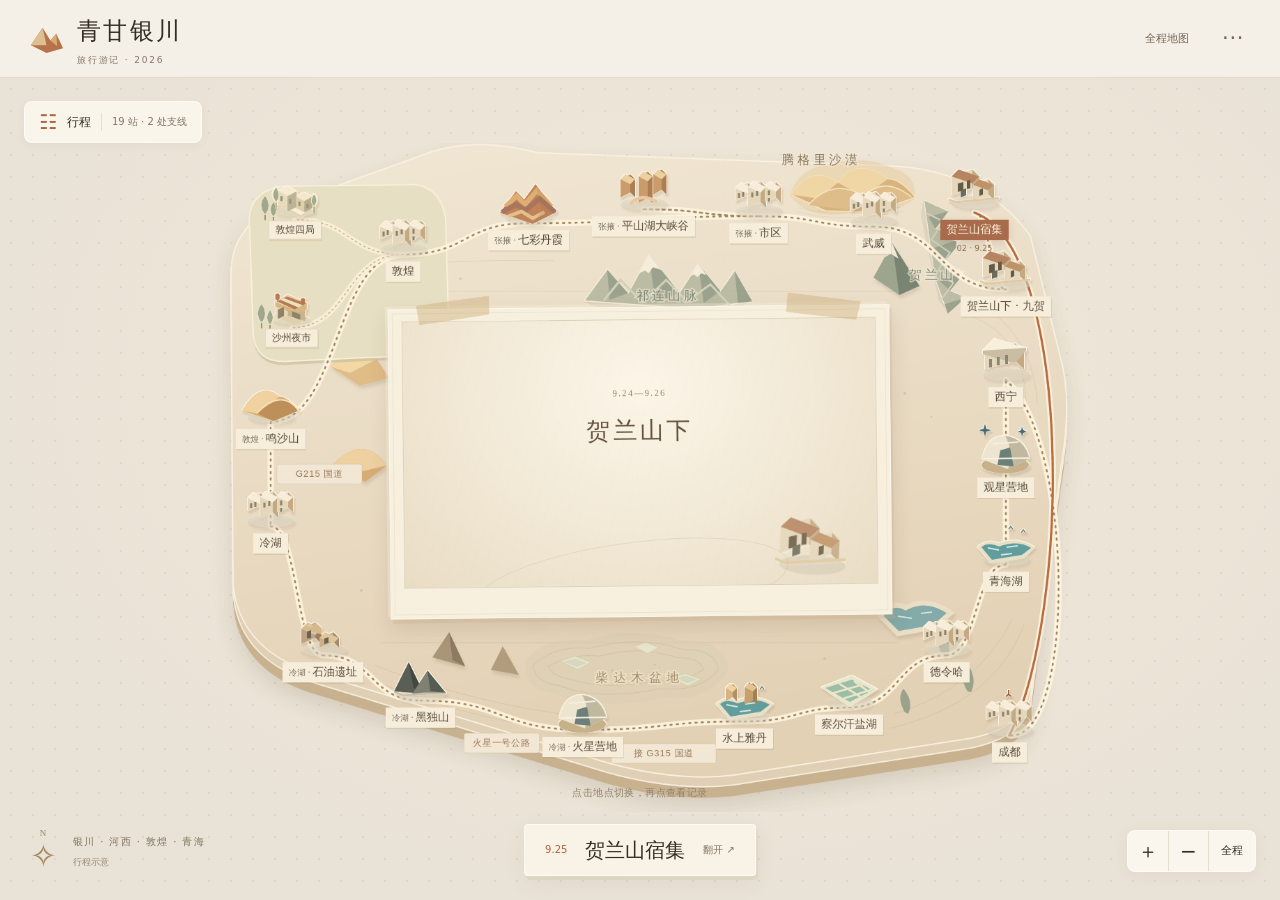
<file: index.html>
<!DOCTYPE html>
<html lang="zh-CN">
<head>
  <meta charset="UTF-8" />
  <meta name="viewport" content="width=device-width, initial-scale=1, viewport-fit=cover" />
  <meta name="theme-color" content="#eee7db" />
  <meta name="description" content="2026 青甘银川自驾游记。沿途的山、湖泊与停留，都收在这一程里。" />
  <meta name="apple-mobile-web-app-capable" content="yes" />
  <meta name="apple-mobile-web-app-title" content="青甘纪行" />
  <title>青甘银川 · 旅行游记</title>
  <link rel="manifest" href="manifest.webmanifest" />
  <link rel="icon" href="assets/app-icon.svg" type="image/svg+xml" />
  <link rel="apple-touch-icon" href="assets/app-icon-180.png" />
  <link rel="stylesheet" href="assets/atlas.css" />
  <link rel="stylesheet" href="assets/theater.css" />
  <link rel="stylesheet" href="assets/focus.css" />
  <link rel="stylesheet" href="assets/place-popup.css" />
  <script src="scripts/atlas-data.js" defer></script>
  <script src="scripts/journey-plan.js" defer></script>
  <script src="scripts/journey-archive.js" defer></script>
  <script src="scripts/atlas.js" defer></script>
  <script src="scripts/theater-data.js?v=22" defer></script>
  <script src="scripts/theater.js" defer></script>
</head>
<body>
  <svg xmlns="http://www.w3.org/2000/svg" class="model-defs" aria-hidden="true"><defs><symbol id="model-hotel" viewBox="0 0 90 82"><ellipse cx="46" cy="65" rx="34" ry="10" fill="#53432c" opacity=".10"/><g transform="translate(12 54)"><path d="M0 0 30 -10 30 -37 0 -27Z" fill="#e5d7bb"/><path d="M30 -10 40 0 40 -27 30 -37Z" fill="#c3aa83"/><path d="M0 -27 10 -37 40 -27 30 -17Z" fill="#f8edda"/></g><g transform="translate(43 61)"><path d="M0 0 22 -8 22 -30 0 -22Z" fill="#e5d7bb"/><path d="M22 -8 30 0 30 -22 22 -30Z" fill="#c3aa83"/><path d="M0 -22 8 -30 30 -22 22 -14Z" fill="#f8edda"/></g><path d="M12 27 22 17 52 27 42 37Z" fill="#b68460"/><path d="M43 39 51 31 73 39 65 47Z" fill="#bf9267"/><path d="M21 49V37L29 35V47Z M34 45V33L39 32V44Z M52 55V46L57 44V53Z" fill="#655a46"/><path d="M25 57V47L33 44V54Z" fill="#6d6b56"/><path d="M8 60 18 64 80 58" fill="none" stroke="#e1ca9f" stroke-width="3"/></symbol><symbol id="model-town" viewBox="0 0 90 82"><ellipse cx="46" cy="65" rx="34" ry="10" fill="#53432c" opacity=".10"/><g transform="translate(12 50)"><path d="M0 0 18 -8 18 -26 0 -18Z" fill="#e5d7bb"/><path d="M18 -8 26 0 26 -18 18 -26Z" fill="#c3aa83"/><path d="M0 -18 8 -26 26 -18 18 -10Z" fill="#f8edda"/></g><g transform="translate(30 60)"><path d="M0 0 18 -8 18 -38 0 -30Z" fill="#e5d7bb"/><path d="M18 -8 26 0 26 -30 18 -38Z" fill="#c3aa83"/><path d="M0 -30 8 -38 26 -30 18 -22Z" fill="#f8edda"/></g><g transform="translate(54 52)"><path d="M0 0 16 -7 16 -29 0 -22Z" fill="#e5d7bb"/><path d="M16 -7 23 0 23 -22 16 -29Z" fill="#c3aa83"/><path d="M0 -22 7 -29 23 -22 16 -15Z" fill="#f8edda"/></g><path d="M17 39V46 M23 37V44 M36 38V45 M43 36V43 M60 35V42 M60 46V51" stroke="#8d8167" stroke-width="3"/></symbol><symbol id="model-home" viewBox="0 0 90 82"><ellipse cx="46" cy="65" rx="34" ry="10" fill="#53432c" opacity=".10"/><g transform="translate(12 50)"><path d="M0 0 18 -8 18 -26 0 -18Z" fill="#e5d7bb"/><path d="M18 -8 26 0 26 -18 18 -26Z" fill="#c3aa83"/><path d="M0 -18 8 -26 26 -18 18 -10Z" fill="#f8edda"/></g><g transform="translate(30 60)"><path d="M0 0 18 -8 18 -38 0 -30Z" fill="#e5d7bb"/><path d="M18 -8 26 0 26 -30 18 -38Z" fill="#c3aa83"/><path d="M0 -30 8 -38 26 -30 18 -22Z" fill="#f8edda"/></g><g transform="translate(54 52)"><path d="M0 0 16 -7 16 -29 0 -22Z" fill="#e5d7bb"/><path d="M16 -7 23 0 23 -22 16 -29Z" fill="#c3aa83"/><path d="M0 -22 7 -29 23 -22 16 -15Z" fill="#f8edda"/></g><path d="M17 39V46 M23 37V44 M36 38V45 M43 36V43 M60 35V42 M60 46V51" stroke="#8d8167" stroke-width="3"/><path d="M40 16 44 13 48 16 M44 13V7" stroke="#a26340" stroke-width="2" fill="none"/></symbol><symbol id="model-courtyard" viewBox="0 0 90 82"><ellipse cx="46" cy="65" rx="34" ry="10" fill="#53432c" opacity=".10"/><g transform="translate(13 54)"><path d="M0 0 18 -9 18 -32 0 -23Z" fill="#e5d7bb"/><path d="M18 -9 27 0 27 -23 18 -32Z" fill="#c3aa83"/><path d="M0 -23 9 -32 27 -23 18 -14Z" fill="#f8edda"/></g><g transform="translate(36 47)"><path d="M0 0 27 -8 27 -24 0 -16Z" fill="#e5d7bb"/><path d="M27 -8 35 0 35 -16 27 -24Z" fill="#c3aa83"/><path d="M0 -16 8 -24 35 -16 27 -8Z" fill="#f8edda"/></g><g transform="translate(47 67)"><path d="M0 0 21 -8 21 -26 0 -18Z" fill="#e5d7bb"/><path d="M21 -8 29 0 29 -18 21 -26Z" fill="#c3aa83"/><path d="M0 -18 8 -26 29 -18 21 -10Z" fill="#f8edda"/></g><path d="M23 57 44 50 58 57 38 64Z" fill="#b9b39a"/><path d="M29 54V43" stroke="#879277" stroke-width="3"/><circle cx="29" cy="40" r="7" fill="#94a285"/></symbol><symbol id="model-museum" viewBox="0 0 90 82"><ellipse cx="46" cy="65" rx="34" ry="10" fill="#53432c" opacity=".10"/><g transform="translate(15 57)"><path d="M0 0 43 -13 43 -38 0 -25Z" fill="#e5d7bb"/><path d="M43 -13 56 0 56 -25 43 -38Z" fill="#c3aa83"/><path d="M0 -25 13 -38 56 -25 43 -12Z" fill="#f8edda"/></g><path d="M12 30 28 13 74 26 58 43Z" fill="#f8efdd"/><path d="M12 30V35L58 48 74 30V26" fill="#cbbda4"/><path d="M23 42V54 M34 39V51 M46 36V49" stroke="#8a8575" stroke-width="4"/></symbol><symbol id="model-ruins" viewBox="0 0 90 82"><ellipse cx="46" cy="65" rx="34" ry="10" fill="#53432c" opacity=".10"/><g transform="translate(14 56)"><path d="M0 0 20 -9 20 -31 0 -22Z" fill="#bca482"/><path d="M20 -9 29 0 29 -22 20 -31Z" fill="#9b805f"/><path d="M0 -22 9 -31 29 -22 20 -13Z" fill="#dec59c"/></g><g transform="translate(40 61)"><path d="M0 0 20 -8 20 -22 0 -14Z" fill="#ccb08a"/><path d="M20 -8 28 0 28 -14 20 -22Z" fill="#a18a68"/><path d="M0 -14 8 -22 28 -14 20 -6Z" fill="#e0c59a"/></g><path d="M15 34 22 29 27 34 34 25 42 32 43 42" fill="#d5b98e"/><path d="M22 48V38L28 36V47 M47 56V48L53 46V54" fill="#6b6252"/></symbol><symbol id="model-camp" viewBox="0 0 90 82"><ellipse cx="46" cy="65" rx="34" ry="10" fill="#53432c" opacity=".10"/><ellipse cx="44" cy="64" rx="34" ry="12" fill="#c6b18a"/><path d="M11 56Q17 22 44 22Q73 25 79 55L48 70Z" fill="#eee5d1"/><path d="M44 22Q56 43 48 70L79 55Q71 26 44 22Z" fill="#c1b99f"/><path d="M33 64 37 43 51 39 56 66" fill="#6d7f79"/><path d="M13 55 78 54 M26 34 63 31" stroke="#f8f1e4" stroke-width="2" fill="none"/></symbol><symbol id="model-stars" viewBox="0 0 90 82"><ellipse cx="46" cy="65" rx="34" ry="10" fill="#53432c" opacity=".10"/><ellipse cx="44" cy="64" rx="34" ry="12" fill="#c6b18a"/><path d="M11 56Q17 22 44 22Q73 25 79 55L48 70Z" fill="#eee5d1"/><path d="M44 22Q56 43 48 70L79 55Q71 26 44 22Z" fill="#c1b99f"/><path d="M33 64 37 43 51 39 56 66" fill="#6d7f79"/><path d="M13 55 78 54 M26 34 63 31" stroke="#f8f1e4" stroke-width="2" fill="none"/><path d="M13 12 15 5 17 12 24 14 17 16 15 23 13 16 6 14Z M67 14 68 9 70 14 75 16 70 18 68 23 67 18 62 16Z" fill="#456b79"/></symbol><symbol id="model-canyon" viewBox="0 0 90 82"><ellipse cx="46" cy="65" rx="34" ry="10" fill="#53432c" opacity=".10"/><g transform="translate(12 55)"><path d="M0 0 14 -7 14 -33 0 -26Z" fill="#ca9c6d"/><path d="M14 -7 21 0 21 -26 14 -33Z" fill="#ac7e51"/><path d="M0 -26 7 -33 21 -26 14 -19Z" fill="#ecd0a0"/></g><g transform="translate(38 63)"><path d="M0 0 13 -7 13 -45 0 -38Z" fill="#ca9c6d"/><path d="M13 -7 20 0 20 -38 13 -45Z" fill="#ac7e51"/><path d="M0 -38 7 -45 20 -38 13 -31Z" fill="#ecd0a0"/></g><g transform="translate(59 51)"><path d="M0 0 12 -7 12 -36 0 -29Z" fill="#ca9c6d"/><path d="M12 -7 19 0 19 -29 12 -36Z" fill="#ac7e51"/><path d="M0 -29 7 -36 19 -29 12 -22Z" fill="#ecd0a0"/></g><path d="M26 65Q40 47 65 62" stroke="#e9c8a0" stroke-width="5" fill="none"/></symbol><symbol id="model-yardang" viewBox="0 0 90 82"><ellipse cx="46" cy="65" rx="34" ry="10" fill="#53432c" opacity=".10"/><g transform="translate(12 55)"><path d="M0 0 14 -7 14 -33 0 -26Z" fill="#ca9c6d"/><path d="M14 -7 21 0 21 -26 14 -33Z" fill="#ac7e51"/><path d="M0 -26 7 -33 21 -26 14 -19Z" fill="#ecd0a0"/></g><g transform="translate(38 63)"><path d="M0 0 13 -7 13 -45 0 -38Z" fill="#ca9c6d"/><path d="M13 -7 20 0 20 -38 13 -45Z" fill="#ac7e51"/><path d="M0 -38 7 -45 20 -38 13 -31Z" fill="#ecd0a0"/></g><g transform="translate(59 51)"><path d="M0 0 12 -7 12 -36 0 -29Z" fill="#ca9c6d"/><path d="M12 -7 19 0 19 -29 12 -36Z" fill="#ac7e51"/><path d="M0 -29 7 -36 19 -29 12 -22Z" fill="#ecd0a0"/></g><path d="M26 65Q40 47 65 62" stroke="#e9c8a0" stroke-width="5" fill="none"/></symbol><symbol id="model-darkmountain" viewBox="0 0 90 82"><ellipse cx="46" cy="65" rx="34" ry="10" fill="#53432c" opacity=".10"/><path d="M7 59 28 17 50 62Z" fill="#5b5e55"/><path d="M28 17 35 54 50 62Z" fill="#414840"/><path d="M32 64 55 29 82 62Z" fill="#7e8173"/><path d="M55 29 59 58 82 62Z" fill="#535d52"/><path d="M7 59 21 65 50 62 82 62" fill="none" stroke="#c9c1a6" stroke-width="3"/></symbol><symbol id="model-danxia" viewBox="0 0 90 82"><ellipse cx="46" cy="65" rx="34" ry="10" fill="#53432c" opacity=".10"/><path d="M4 57 27 26 39 38 55 16 85 56 51 73Z" fill="#c28258"/><path d="M12 48 28 33 40 45 57 25 78 48" fill="none" stroke="#ddaf75" stroke-width="7"/><path d="M7 56 27 45 41 53 61 37 83 56" fill="none" stroke="#a7765c" stroke-width="7"/><path d="M16 62 35 55 51 65 68 56" fill="none" stroke="#e4c18b" stroke-width="5"/><path d="M55 16 64 55 51 73 85 56Z" fill="#9b7458" opacity=".22"/></symbol><symbol id="model-dunes" viewBox="0 0 90 82"><ellipse cx="46" cy="65" rx="34" ry="10" fill="#53432c" opacity=".10"/><path d="M4 56Q30 12 58 36Q69 36 85 56L49 71Z" fill="#d6af73"/><path d="M4 56Q30 12 58 36L25 60Z" fill="#efd2a0"/><path d="M25 60Q61 23 85 56L49 71Z" fill="#bd9059"/><path d="M25 60Q61 23 85 56" stroke="#fae0b7" stroke-width="2" fill="none"/></symbol><symbol id="model-lake" viewBox="0 0 90 82"><ellipse cx="46" cy="65" rx="34" ry="10" fill="#53432c" opacity=".10"/><path d="M4 47Q18 34 35 41Q63 31 86 47L70 63 24 70Z" fill="#e8dfc7"/><path d="M10 47Q18 39 35 46Q63 36 81 48L68 58 25 65Z" fill="#629d9e"/><path d="M19 48 35 51 M46 47 62 45 M38 58 54 56" fill="none" stroke="#d6ebe4" stroke-width="2"/><path d="M49 21 52 17 55 21 M67 26 70 22 73 26" fill="none" stroke="#627d77" stroke-width="1.5"/></symbol><symbol id="model-water" viewBox="0 0 90 82"><ellipse cx="46" cy="65" rx="34" ry="10" fill="#53432c" opacity=".10"/><path d="M4 47Q18 34 35 41Q63 31 86 47L70 63 24 70Z" fill="#e8dfc7"/><path d="M10 47Q18 39 35 46Q63 36 81 48L68 58 25 65Z" fill="#629d9e"/><path d="M19 48 35 51 M46 47 62 45 M38 58 54 56" fill="none" stroke="#d6ebe4" stroke-width="2"/><path d="M49 21 52 17 55 21 M67 26 70 22 73 26" fill="none" stroke="#627d77" stroke-width="1.5"/><g transform="translate(18 43)"><path d="M0 0 10 -6 10 -25 0 -19Z" fill="#d6b383"/><path d="M10 -6 16 0 16 -19 10 -25Z" fill="#b18f60"/><path d="M0 -19 6 -25 16 -19 10 -13Z" fill="#f1d3a2"/></g><g transform="translate(45 48)"><path d="M0 0 12 -6 12 -31 0 -25Z" fill="#c7a06d"/><path d="M12 -6 18 0 18 -25 12 -31Z" fill="#a38053"/><path d="M0 -25 6 -31 18 -25 12 -19Z" fill="#e3c392"/></g></symbol><symbol id="model-salt" viewBox="0 0 90 82"><ellipse cx="46" cy="65" rx="34" ry="10" fill="#53432c" opacity=".10"/><path d="M5 43 49 26 86 46 46 71Z" fill="#e9e7cb"/><path d="M11 44 49 32 79 47 46 64Z" fill="#9cbda6"/><path d="M31 38 62 57 M52 34 74 50 M19 52 65 39 M34 60 78 46" fill="none" stroke="#eae6c9" stroke-width="3"/></symbol><symbol id="model-market" viewBox="0 0 90 82"><ellipse cx="46" cy="67" rx="36" ry="9" fill="#7c6745" opacity=".10"/><path d="m13 58 27-13 37 18-28 14Z" fill="#dfd0ae"/><path d="M17 34 38 24 38 58 17 68Z" fill="#e7d9b7"/><path d="m38 24 32 13v31L38 58Z" fill="#c7b38d"/><path d="m14 33 24-13 36 15-23 14Z" fill="#d8bb8d"/><path d="m15 33 23-11 35 13-23 12Z" fill="#eee0b8"/><path d="m18 32 6-3 34 14-7 4Z M31 26l6-3 35 13-6 3Z" fill="#b57b57"/><path d="M15 33v8l7 3 7-1 7 7 7-1 7 6 8-4 7 1 8-6V35L50 47Z" fill="#d8b583"/><path d="m20 47 11-5v17l-11 5Z M46 50l15 6v10l-15-6Z" fill="#8e8268"/><path d="M19 30v-9m47 17v-9" stroke="#ab8b60" stroke-width="1.5"/><path d="M15 20q4-6 8 0v7q-4 5-8 0Z M62 28q4-5 8 0v7q-4 5-8 0Z" fill="#b87850"/><path d="M19 29v4m47 3v4" stroke="#b87850"/></symbol>
<symbol id="model-street" viewBox="0 0 90 82"><ellipse cx="45" cy="67" rx="35" ry="9" fill="#7c6745" opacity=".09"/><path d="m9 56 26-14 45 22-25 13Z" fill="#dfd4b8"/><path d="m29 58 10-5 27 13-10 6Z" fill="#f9efd6"/><path d="m14 27 17-8 17 9-17 9Z" fill="#f6ead0"/><path d="M14 27v29l17 9V37Z" fill="#e7dbbc"/><path d="M31 37 48 28v29l-17 8Z" fill="#bdb397"/><path d="m47 38 15-8 15 8-15 8Z" fill="#f4e7c9"/><path d="M47 38v21l15 8V46Z" fill="#dfcfaa"/><path d="m62 46 15-8v21l-15 8Z" fill="#b8ab8a"/><path d="M20 37v9m16-4v9m17-4v8m15-4v8" stroke="#8f967c" stroke-width="4"/><path d="M10 61V34M80 68V47" stroke="#9c8d66" stroke-width="2"/><path d="M10 20Q-2 35 10 48Q21 36 10 20 M80 33Q70 46 80 56Q90 45 80 33" fill="#a1ac8c" stroke="#f4ebd4" stroke-width="1.5"/></symbol><symbol id="terrain-desert" viewBox="0 0 260 140"><path d="M10 87Q30 31 86 29Q148 7 214 38Q257 55 247 96Q194 133 129 120Q45 137 10 87Z" fill="#e5c590" opacity=".45"/><path d="M12 86Q52 27 102 63Q139 13 198 56Q221 55 250 91L170 120 78 117Z" fill="#d5ae73" stroke="#f8e3bb" stroke-width="2"/><path d="M12 86Q52 27 102 63L66 94Z M102 63Q139 13 198 56L150 90Z" fill="#f1d5a0"/><path d="M45 106Q94 53 151 89Q192 49 243 91L170 120Z" fill="#ddb982"/><path d="M45 106Q94 53 151 89M151 89Q192 49 243 91" fill="none" stroke="#fae6c3" stroke-width="2"/><path d="M28 111Q109 133 222 110M21 118Q109 143 231 117" fill="none" stroke="#b29a7244" stroke-width="1"/></symbol>
<symbol id="terrain-mountains" viewBox="0 0 320 120"><path d="M7 98Q140 74 312 97L273 113 48 113Z" fill="#9c9d8533"/><path d="m8 96 42-57 38 43 38-70 55 69 34-52 40 49 26-37 32 56-100 14Z" fill="#b6b8a0" stroke="#f5efdc" stroke-width="2"/><path d="m50 39 4 55 34-12Z M126 12l11 88 44-19Z M215 29l10 71 30-22Z M281 41l6 59 26-3Z" fill="#909b87"/><path d="m107 46 19-34 22 28-15-5-8 11-6-5Z M200 51l15-22 15 20-10-3-6 7-7-5Z" fill="#f6efdd"/><path d="m44 95 30-37 40 41 43-41 38 39 42-31 35 38" fill="none" stroke="#cfd0b5" stroke-width="4"/></symbol>
<symbol id="terrain-basin" viewBox="0 0 420 170"><path d="M13 74Q39 24 132 30Q223 0 319 31Q401 25 410 88Q372 153 283 141Q159 170 72 135Q8 126 13 74Z" fill="#dbcfb3" opacity=".58"/><path d="M29 78Q72 39 139 46Q233 19 321 48Q386 47 390 88Q353 132 278 124Q159 149 82 119Q29 112 29 78Z M58 81Q104 55 159 61Q235 39 310 64Q353 63 361 87Q324 113 267 109Q167 128 106 107Q65 101 58 81Z" fill="none" stroke="#bca88a66" stroke-width="1.4"/><path d="m82 70 29-9 30 12-26 14Z M298 103l28-8 30 11-26 13Z M226 42l24-8 23 10-21 12Z" fill="#e9e7cd" stroke="#b9c2a44d" stroke-width="2"/><path d="m88 71 23-5 22 8-19 8Z M306 104l20-5 22 7-18 8Z" fill="#a5bba355"/><g fill="#a3906a55"><circle cx="166" cy="93" r="2"/><circle cx="175" cy="96" r="1.5"/><circle cx="183" cy="89" r="2"/><circle cx="266" cy="78" r="1.7"/><circle cx="276" cy="82" r="1.2"/></g></symbol></defs></svg>
  <header class="site-header" id="siteHeader">
    <a class="brand" href="#" aria-label="青甘银川，全程沙盘"><svg viewBox="0 0 38 38" aria-hidden="true"><path d="M3 26 15 8 23 21 29 14 36 29 19 34Z" fill="#b5724b"/><path d="m15 8 4 18L3 26Z" fill="#dcc091"/><path d="m23 21 6-7 1 13Z" fill="#d8ab76"/></svg><h1>青甘银川<span class="brand-sub">旅行游记 · 2026</span></h1></a>
    <div class="header-actions"><button type="button" id="toggleTheater" aria-label="切换到沙盘全景">沙盘全景</button><details class="header-menu" id="headerMenu"><summary aria-label="更多选项">···</summary><div><button type="button" id="openLibrary">随行手册</button><button type="button" id="exportTrip">保存文字 ↓</button></div></details></div>
  </header>
  <main class="atlas-layout">
    <section class="map-stage" id="mapStage" aria-label="行程沙盘">
      <div class="map-toolbar" id="mapToolbar">
        <button type="button" class="route-toggle" id="toggleList" aria-expanded="false" aria-controls="routeMenu"><span class="list-glyph" aria-hidden="true">☷</span>行程<span class="stop-count">19 站 · 2 处支线</span></button>
      </div>
      <div class="route-menu" id="routeMenu" hidden><div class="route-menu-head"><span>9.24 — 10.5</span><button type="button" id="closeList" aria-label="收起行程">×</button></div><nav class="route-view-tabs" id="routeViewTabs" aria-label="行程查看方式"><button type="button" data-route-view="places" aria-pressed="true">按地点</button><button type="button" data-route-view="days" aria-pressed="false">按日期</button></nav><ol id="routeList"></ol><div id="dailyList" hidden></div></div>
      <div class="map-viewport" id="mapViewport" tabindex="0" aria-label="可拖动、缩放的行程沙盘。方向键移动，加减键缩放，也可用行程列表选择地点。">
        <div class="map-world" id="mapWorld">
          <img class="terrain" src="assets/sandtable.svg" alt="由沙漠、山脉与湖泊组成的纸感微缩地形" draggable="false" />
          <svg class="landscape-drawing" id="landscapeDrawing" viewBox="0 0 1280 960" aria-hidden="true"></svg>
          <svg class="settlement-drawing" id="settlementDrawing" viewBox="0 0 1280 960" aria-hidden="true"></svg>
          <svg class="route-drawing" id="routeDrawing" viewBox="0 0 1280 960" aria-hidden="true"><path class="route-under" id="routeUnder"/><path class="route-main" id="routeMain"/><path class="route-active" id="routeActive"/><g id="roadLabels"></g><g id="branchRoutes"></g></svg>

          <div class="paper-cinema" id="paperCinema" hidden>
            <span class="cinema-tape tape-left" aria-hidden="true"></span><span class="cinema-tape tape-right" aria-hidden="true"></span>

            <div class="cinema-screen" id="journeyScreen" aria-label="沿途影像">
              <span class="screen-date" id="stageActDate">9.24—9.26</span><span class="screen-title" id="stageActTitle">贺兰山下</span>

              <span class="screen-actor" id="stageActor" aria-hidden="true"></span>
              <div class="inline-media" id="journeyMedia" hidden></div>
            </div>
            <div class="film-footer"><nav class="film-days" id="filmDays" aria-label="当天的短片" hidden></nav><button type="button" class="music-toggle" id="toggleMusic" aria-pressed="false" aria-label="开启配乐" hidden>♫ 开启配乐</button></div>
          </div>
          <div id="mapStops"></div>
        </div>
      </div>
      <div class="map-folio"><span class="compass" aria-hidden="true"><b>N</b>✧</span><div><span>银川 · 河西 · 敦煌 · 青海</span><small>行程示意</small></div></div>
      <div class="map-controls" aria-label="沙盘视图"><button id="zoomIn" type="button" aria-label="放大沙盘">＋</button><button id="zoomOut" type="button" aria-label="缩小沙盘">−</button><button id="fitMap" type="button">全程</button></div>
      <p class="map-hint" id="mapHint">点击地点，翻看这一站<span> · 拖动 / 缩放</span></p>
      <button type="button" class="mobile-peek" id="mobilePeek"><span id="peekDate">9.25</span><strong id="peekName">贺兰山宿集</strong><span aria-hidden="true">翻开 ↗</span></button>
    </section>
  </main>
  <svg id="placeConnector" class="place-connector" aria-hidden="true" hidden><path id="placeConnectorLine"/><circle id="placeConnectorDot" r="3"/></svg>
  <dialog class="place-panel focus-reader" id="placePanel" aria-labelledby="placeTitle" aria-modal="false">
      <div class="panel-top"><span id="placeRegion">银川</span><span id="placeNumber">02 / 19</span><button type="button" class="close-panel" id="closePanel" aria-label="返回沙盘">×</button></div>
      <nav class="record-tabs" id="recordTabs" aria-label="这一站的内容"><button type="button" data-record-tab="memory" aria-pressed="true">这一站</button><button type="button" data-record-tab="guide" aria-pressed="false">行程攻略</button><button type="button" data-record-tab="story" aria-pressed="false">地方故事</button><button type="button" data-record-tab="book" aria-pressed="false">行前存页</button></nav>
      <div class="place-scroll" id="placeScroll"><div id="placeContent"><h2 id="placeTitle" tabindex="-1">贺兰山宿集</h2></div></div>
      <nav class="place-pager" aria-label="上一站和下一站"><button type="button" id="previousPlace">← 上一站</button><span id="pagerPosition">02 / 19</span><button type="button" id="nextPlace">下一站 →</button></nav>
  </dialog>
  <dialog id="libraryDialog" class="focus-reader library-dialog" aria-labelledby="libraryTitle">
    <header class="library-head"><div><p>2026 / 青甘银川</p><h2 id="libraryTitle">随行手册</h2></div><button type="button" id="closeLibrary" aria-label="收起随行手册">×</button></header>
    <div class="library-scroll"><div class="library-inner"><div id="libraryPlaces" class="library-places"></div><h3 class="library-section-title">随行页</h3><div id="libraryShared" class="archive-pages"></div><h3 class="library-section-title">留到下次</h3><div id="libraryUnused" class="archive-pages"></div></div></div>
  </dialog>

  <p class="app-status" id="appStatus" role="status" aria-live="polite"></p>
  <noscript><style>.atlas-layout{display:none}body{overflow:auto}.site-header{position:static}</style><main class="fallback-book"><h1>青甘银川 · 沿途记录</h1><article id="record-chengdu"><p>9.24 / 10.5</p><h2>成都</h2><p>9 月 24 日从成都出发，前往银川。</p><p>回程从西宁连夜驱车，10 月 5 日清晨 7 点左右到家。</p></article><article id="record-helan"><p>9.25</p><h2>贺兰山宿集</h2><p>24 日从成都出发，次日抵达银川。进城后的第一餐选在一家当地非遗餐厅，手抓羊肉令人惊艳。</p><p>下午入住贺兰山宿集，最喜欢那里的房舍与庭院。在房间休息之余，我拿着相机拍下酒店的样子，晚上再到餐厅用餐。</p><p>那时旅程刚开始，住进喜欢的院子，人也正是最有精神的时候。</p></article><article id="record-jiuhe"><p>9.26</p><h2>贺兰山下 · 九贺</h2><p>这一天在贺兰山下散步闲逛，晚上入住九贺酒店。</p></article><article id="record-wuwei"><p>9.27 · 途经</p><h2>武威</h2><p>离开银川，途经武威，穿过沙漠与戈壁，前往张掖。</p></article><article id="record-zhangye"><p>9.27—9.28</p><h2>张掖 · 市区</h2><p>27 日经武威抵达张掖。</p><p>第二天从平山湖大峡谷回到市区，已是下午 4 点。用餐后继续赶往七彩丹霞。</p></article><article id="record-pingshanhu"><p>9.28 · 11:00</p><h2>张掖 · 平山湖大峡谷</h2><p>上午 10 点从张掖出发，11 点抵达平山湖大峡谷。直到下午 4 点，才回到张掖市区。</p></article><article id="record-danxia"><p>9.28 · 18:30</p><h2>张掖 · 七彩丹霞</h2><p>从峡谷回到张掖市区，吃过饭便赶往七彩丹霞。傍晚 6 点半，正好赶到 4 号观景台。</p><p>离开丹霞后，连夜驱车前往敦煌。</p></article><article id="record-dunhuang"><p>9.28 夜—9.30</p><h2>敦煌</h2><p>离开张掖后，没有在原定的嘉峪关停车场过夜，而是继续驱车前往敦煌。抵达时已很晚，在一家 46 元的小酒店住了一夜。</p><p>29 日在城里散步，去了敦煌四局和沙州夜市。原计划的雅丹魔鬼城，这次没有成行。</p></article><article id="record-nightmarket"><p>9.29</p><h2>敦煌 · 沙州夜市</h2><p>9 月 29 日，在敦煌市内逛到了沙州夜市。</p></article><article id="record-siju"><p>9.29</p><h2>敦煌四局</h2><p>9 月 29 日，在敦煌城里散步，去了敦煌四局。</p></article><article id="record-mingsha"><p>9.30 · 至 20:00</p><h2>敦煌 · 鸣沙山</h2><p>在鸣沙山旅拍，一直待到晚上 8 点左右才返回。</p></article><article id="record-lenghu"><p>10.1</p><h2>冷湖</h2><p>离开敦煌，先到冷湖，再继续前往石油遗址、黑独山和火星营地。</p></article><article id="record-oil-town"><p>10.1</p><h2>冷湖 · 石油遗址</h2><p>经过冷湖后，到冷湖废弃石油小镇遗址停留，再继续前往黑独山。</p></article><article id="record-heidu"><p>10.1</p><h2>冷湖 · 黑独山</h2><p>这一天从冷湖、石油遗址一路走来，去了黑独山，之后继续前往火星营地。</p></article><article id="record-mars"><p>10.1 · 门口</p><h2>冷湖 · 火星营地</h2><p>火星营地没有入内，只在门口停留。随后继续赶往水上雅丹。</p></article><article id="record-water"><p>10.1—10.2</p><h2>水上雅丹</h2><p>从敦煌出发，经过冷湖、石油遗址、黑独山和火星营地，这一天最后抵达水上雅丹，入住孤独星际酒店。</p><p>第二天上午游览水上雅丹，下午再前往察尔汗盐湖。</p></article><article id="record-chaerhan"><p>10.2 · 下午</p><h2>察尔汗盐湖</h2><p>上午游览水上雅丹，下午前往察尔汗盐湖。途中经过几处湖泊和 U 型公路，傍晚看到了美丽的日落，当晚住在德令哈。</p></article><article id="record-delingha"><p>10.2 夜—10.3</p><h2>德令哈</h2><p>从盐湖与公路上看过日落，晚上在德令哈住下。</p><p>连日看过许多景色，渐渐有些审美疲劳。第二天省去德令哈周边的游览，直接前往青海湖。</p></article><article id="record-lake"><p>10.3—10.4</p><h2>青海湖</h2><p>从德令哈直接前往青海湖。下午在湖边看景，傍晚到附近的垭口看日落。</p><p>夜里 11 点多，又到附近拍照，把湖边的星空收进了镜头。</p><p>第二天沿湖绕行，前往观星营地，再去西宁。</p></article><article id="record-camp"><p>10.4</p><h2>观星营地</h2><p>从青海湖沿湖绕行，到了观星营地，之后继续前往西宁。</p></article><article id="record-xining"><p>10.4</p><h2>西宁</h2><p>离开青海湖，到西宁参观藏文化博物馆。还喝了一杯咖啡，味道不太合意。</p><p>随后连夜驱车返程，次日清晨 7 点左右到家。</p></article></main></noscript>
</body>
</html>
</file>
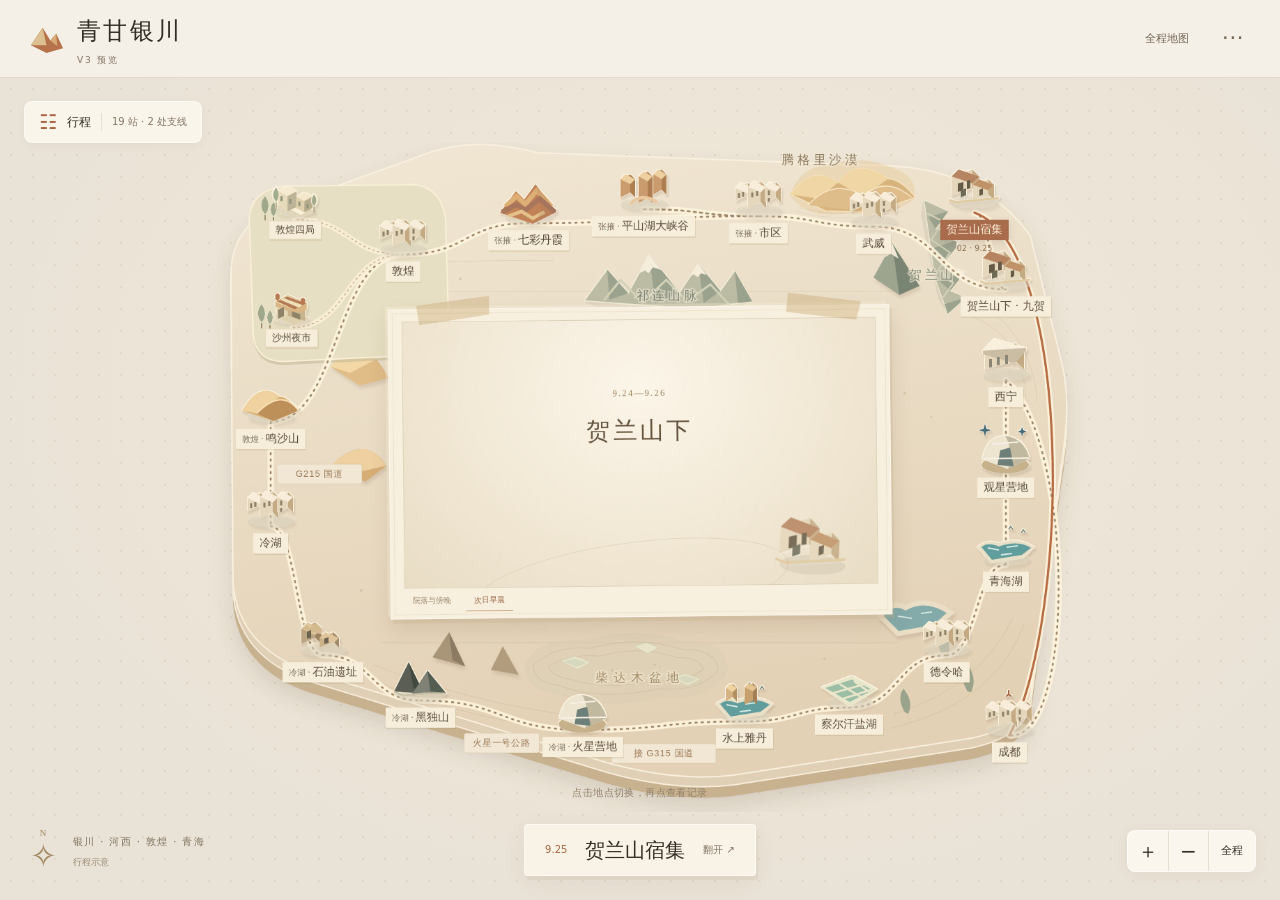
<file: preview/v3/index.html>
<!DOCTYPE html>
<html lang="zh-CN">
<head>
  <meta charset="UTF-8" />
  <meta name="viewport" content="width=device-width, initial-scale=1, viewport-fit=cover" />
  <meta name="theme-color" content="#eee7db" />
  <meta name="description" content="2026 青甘银川自驾游记。沿途的山、湖泊与停留，都收在这一程里。" />
  <meta name="apple-mobile-web-app-capable" content="yes" />
  <meta name="apple-mobile-web-app-title" content="青甘纪行" />
  <title>青甘银川 · V3 预览</title>
  <link rel="manifest" href="manifest.webmanifest" />
  <link rel="icon" href="assets/app-icon.svg" type="image/svg+xml" />
  <link rel="apple-touch-icon" href="assets/app-icon-180.png" />
  <link rel="stylesheet" href="assets/atlas.css" />
  <link rel="stylesheet" href="assets/theater.css" />
  <link rel="stylesheet" href="assets/focus.css" />
  <link rel="stylesheet" href="assets/place-popup.css" />
  <script src="scripts/atlas-data.js" defer></script>
  <script src="scripts/journey-plan.js" defer></script>
  <script src="scripts/journey-archive.js" defer></script>
  <script src="scripts/atlas.js" defer></script>
  <script src="scripts/theater-data.js?v=v3-00f6302391a2" defer></script>
  <script src="scripts/theater.js" defer></script>
</head>
<body>
  <svg xmlns="http://www.w3.org/2000/svg" class="model-defs" aria-hidden="true"><defs><symbol id="model-hotel" viewBox="0 0 90 82"><ellipse cx="46" cy="65" rx="34" ry="10" fill="#53432c" opacity=".10"/><g transform="translate(12 54)"><path d="M0 0 30 -10 30 -37 0 -27Z" fill="#e5d7bb"/><path d="M30 -10 40 0 40 -27 30 -37Z" fill="#c3aa83"/><path d="M0 -27 10 -37 40 -27 30 -17Z" fill="#f8edda"/></g><g transform="translate(43 61)"><path d="M0 0 22 -8 22 -30 0 -22Z" fill="#e5d7bb"/><path d="M22 -8 30 0 30 -22 22 -30Z" fill="#c3aa83"/><path d="M0 -22 8 -30 30 -22 22 -14Z" fill="#f8edda"/></g><path d="M12 27 22 17 52 27 42 37Z" fill="#b68460"/><path d="M43 39 51 31 73 39 65 47Z" fill="#bf9267"/><path d="M21 49V37L29 35V47Z M34 45V33L39 32V44Z M52 55V46L57 44V53Z" fill="#655a46"/><path d="M25 57V47L33 44V54Z" fill="#6d6b56"/><path d="M8 60 18 64 80 58" fill="none" stroke="#e1ca9f" stroke-width="3"/></symbol><symbol id="model-town" viewBox="0 0 90 82"><ellipse cx="46" cy="65" rx="34" ry="10" fill="#53432c" opacity=".10"/><g transform="translate(12 50)"><path d="M0 0 18 -8 18 -26 0 -18Z" fill="#e5d7bb"/><path d="M18 -8 26 0 26 -18 18 -26Z" fill="#c3aa83"/><path d="M0 -18 8 -26 26 -18 18 -10Z" fill="#f8edda"/></g><g transform="translate(30 60)"><path d="M0 0 18 -8 18 -38 0 -30Z" fill="#e5d7bb"/><path d="M18 -8 26 0 26 -30 18 -38Z" fill="#c3aa83"/><path d="M0 -30 8 -38 26 -30 18 -22Z" fill="#f8edda"/></g><g transform="translate(54 52)"><path d="M0 0 16 -7 16 -29 0 -22Z" fill="#e5d7bb"/><path d="M16 -7 23 0 23 -22 16 -29Z" fill="#c3aa83"/><path d="M0 -22 7 -29 23 -22 16 -15Z" fill="#f8edda"/></g><path d="M17 39V46 M23 37V44 M36 38V45 M43 36V43 M60 35V42 M60 46V51" stroke="#8d8167" stroke-width="3"/></symbol><symbol id="model-home" viewBox="0 0 90 82"><ellipse cx="46" cy="65" rx="34" ry="10" fill="#53432c" opacity=".10"/><g transform="translate(12 50)"><path d="M0 0 18 -8 18 -26 0 -18Z" fill="#e5d7bb"/><path d="M18 -8 26 0 26 -18 18 -26Z" fill="#c3aa83"/><path d="M0 -18 8 -26 26 -18 18 -10Z" fill="#f8edda"/></g><g transform="translate(30 60)"><path d="M0 0 18 -8 18 -38 0 -30Z" fill="#e5d7bb"/><path d="M18 -8 26 0 26 -30 18 -38Z" fill="#c3aa83"/><path d="M0 -30 8 -38 26 -30 18 -22Z" fill="#f8edda"/></g><g transform="translate(54 52)"><path d="M0 0 16 -7 16 -29 0 -22Z" fill="#e5d7bb"/><path d="M16 -7 23 0 23 -22 16 -29Z" fill="#c3aa83"/><path d="M0 -22 7 -29 23 -22 16 -15Z" fill="#f8edda"/></g><path d="M17 39V46 M23 37V44 M36 38V45 M43 36V43 M60 35V42 M60 46V51" stroke="#8d8167" stroke-width="3"/><path d="M40 16 44 13 48 16 M44 13V7" stroke="#a26340" stroke-width="2" fill="none"/></symbol><symbol id="model-courtyard" viewBox="0 0 90 82"><ellipse cx="46" cy="65" rx="34" ry="10" fill="#53432c" opacity=".10"/><g transform="translate(13 54)"><path d="M0 0 18 -9 18 -32 0 -23Z" fill="#e5d7bb"/><path d="M18 -9 27 0 27 -23 18 -32Z" fill="#c3aa83"/><path d="M0 -23 9 -32 27 -23 18 -14Z" fill="#f8edda"/></g><g transform="translate(36 47)"><path d="M0 0 27 -8 27 -24 0 -16Z" fill="#e5d7bb"/><path d="M27 -8 35 0 35 -16 27 -24Z" fill="#c3aa83"/><path d="M0 -16 8 -24 35 -16 27 -8Z" fill="#f8edda"/></g><g transform="translate(47 67)"><path d="M0 0 21 -8 21 -26 0 -18Z" fill="#e5d7bb"/><path d="M21 -8 29 0 29 -18 21 -26Z" fill="#c3aa83"/><path d="M0 -18 8 -26 29 -18 21 -10Z" fill="#f8edda"/></g><path d="M23 57 44 50 58 57 38 64Z" fill="#b9b39a"/><path d="M29 54V43" stroke="#879277" stroke-width="3"/><circle cx="29" cy="40" r="7" fill="#94a285"/></symbol><symbol id="model-museum" viewBox="0 0 90 82"><ellipse cx="46" cy="65" rx="34" ry="10" fill="#53432c" opacity=".10"/><g transform="translate(15 57)"><path d="M0 0 43 -13 43 -38 0 -25Z" fill="#e5d7bb"/><path d="M43 -13 56 0 56 -25 43 -38Z" fill="#c3aa83"/><path d="M0 -25 13 -38 56 -25 43 -12Z" fill="#f8edda"/></g><path d="M12 30 28 13 74 26 58 43Z" fill="#f8efdd"/><path d="M12 30V35L58 48 74 30V26" fill="#cbbda4"/><path d="M23 42V54 M34 39V51 M46 36V49" stroke="#8a8575" stroke-width="4"/></symbol><symbol id="model-ruins" viewBox="0 0 90 82"><ellipse cx="46" cy="65" rx="34" ry="10" fill="#53432c" opacity=".10"/><g transform="translate(14 56)"><path d="M0 0 20 -9 20 -31 0 -22Z" fill="#bca482"/><path d="M20 -9 29 0 29 -22 20 -31Z" fill="#9b805f"/><path d="M0 -22 9 -31 29 -22 20 -13Z" fill="#dec59c"/></g><g transform="translate(40 61)"><path d="M0 0 20 -8 20 -22 0 -14Z" fill="#ccb08a"/><path d="M20 -8 28 0 28 -14 20 -22Z" fill="#a18a68"/><path d="M0 -14 8 -22 28 -14 20 -6Z" fill="#e0c59a"/></g><path d="M15 34 22 29 27 34 34 25 42 32 43 42" fill="#d5b98e"/><path d="M22 48V38L28 36V47 M47 56V48L53 46V54" fill="#6b6252"/></symbol><symbol id="model-camp" viewBox="0 0 90 82"><ellipse cx="46" cy="65" rx="34" ry="10" fill="#53432c" opacity=".10"/><ellipse cx="44" cy="64" rx="34" ry="12" fill="#c6b18a"/><path d="M11 56Q17 22 44 22Q73 25 79 55L48 70Z" fill="#eee5d1"/><path d="M44 22Q56 43 48 70L79 55Q71 26 44 22Z" fill="#c1b99f"/><path d="M33 64 37 43 51 39 56 66" fill="#6d7f79"/><path d="M13 55 78 54 M26 34 63 31" stroke="#f8f1e4" stroke-width="2" fill="none"/></symbol><symbol id="model-stars" viewBox="0 0 90 82"><ellipse cx="46" cy="65" rx="34" ry="10" fill="#53432c" opacity=".10"/><ellipse cx="44" cy="64" rx="34" ry="12" fill="#c6b18a"/><path d="M11 56Q17 22 44 22Q73 25 79 55L48 70Z" fill="#eee5d1"/><path d="M44 22Q56 43 48 70L79 55Q71 26 44 22Z" fill="#c1b99f"/><path d="M33 64 37 43 51 39 56 66" fill="#6d7f79"/><path d="M13 55 78 54 M26 34 63 31" stroke="#f8f1e4" stroke-width="2" fill="none"/><path d="M13 12 15 5 17 12 24 14 17 16 15 23 13 16 6 14Z M67 14 68 9 70 14 75 16 70 18 68 23 67 18 62 16Z" fill="#456b79"/></symbol><symbol id="model-canyon" viewBox="0 0 90 82"><ellipse cx="46" cy="65" rx="34" ry="10" fill="#53432c" opacity=".10"/><g transform="translate(12 55)"><path d="M0 0 14 -7 14 -33 0 -26Z" fill="#ca9c6d"/><path d="M14 -7 21 0 21 -26 14 -33Z" fill="#ac7e51"/><path d="M0 -26 7 -33 21 -26 14 -19Z" fill="#ecd0a0"/></g><g transform="translate(38 63)"><path d="M0 0 13 -7 13 -45 0 -38Z" fill="#ca9c6d"/><path d="M13 -7 20 0 20 -38 13 -45Z" fill="#ac7e51"/><path d="M0 -38 7 -45 20 -38 13 -31Z" fill="#ecd0a0"/></g><g transform="translate(59 51)"><path d="M0 0 12 -7 12 -36 0 -29Z" fill="#ca9c6d"/><path d="M12 -7 19 0 19 -29 12 -36Z" fill="#ac7e51"/><path d="M0 -29 7 -36 19 -29 12 -22Z" fill="#ecd0a0"/></g><path d="M26 65Q40 47 65 62" stroke="#e9c8a0" stroke-width="5" fill="none"/></symbol><symbol id="model-yardang" viewBox="0 0 90 82"><ellipse cx="46" cy="65" rx="34" ry="10" fill="#53432c" opacity=".10"/><g transform="translate(12 55)"><path d="M0 0 14 -7 14 -33 0 -26Z" fill="#ca9c6d"/><path d="M14 -7 21 0 21 -26 14 -33Z" fill="#ac7e51"/><path d="M0 -26 7 -33 21 -26 14 -19Z" fill="#ecd0a0"/></g><g transform="translate(38 63)"><path d="M0 0 13 -7 13 -45 0 -38Z" fill="#ca9c6d"/><path d="M13 -7 20 0 20 -38 13 -45Z" fill="#ac7e51"/><path d="M0 -38 7 -45 20 -38 13 -31Z" fill="#ecd0a0"/></g><g transform="translate(59 51)"><path d="M0 0 12 -7 12 -36 0 -29Z" fill="#ca9c6d"/><path d="M12 -7 19 0 19 -29 12 -36Z" fill="#ac7e51"/><path d="M0 -29 7 -36 19 -29 12 -22Z" fill="#ecd0a0"/></g><path d="M26 65Q40 47 65 62" stroke="#e9c8a0" stroke-width="5" fill="none"/></symbol><symbol id="model-darkmountain" viewBox="0 0 90 82"><ellipse cx="46" cy="65" rx="34" ry="10" fill="#53432c" opacity=".10"/><path d="M7 59 28 17 50 62Z" fill="#5b5e55"/><path d="M28 17 35 54 50 62Z" fill="#414840"/><path d="M32 64 55 29 82 62Z" fill="#7e8173"/><path d="M55 29 59 58 82 62Z" fill="#535d52"/><path d="M7 59 21 65 50 62 82 62" fill="none" stroke="#c9c1a6" stroke-width="3"/></symbol><symbol id="model-danxia" viewBox="0 0 90 82"><ellipse cx="46" cy="65" rx="34" ry="10" fill="#53432c" opacity=".10"/><path d="M4 57 27 26 39 38 55 16 85 56 51 73Z" fill="#c28258"/><path d="M12 48 28 33 40 45 57 25 78 48" fill="none" stroke="#ddaf75" stroke-width="7"/><path d="M7 56 27 45 41 53 61 37 83 56" fill="none" stroke="#a7765c" stroke-width="7"/><path d="M16 62 35 55 51 65 68 56" fill="none" stroke="#e4c18b" stroke-width="5"/><path d="M55 16 64 55 51 73 85 56Z" fill="#9b7458" opacity=".22"/></symbol><symbol id="model-dunes" viewBox="0 0 90 82"><ellipse cx="46" cy="65" rx="34" ry="10" fill="#53432c" opacity=".10"/><path d="M4 56Q30 12 58 36Q69 36 85 56L49 71Z" fill="#d6af73"/><path d="M4 56Q30 12 58 36L25 60Z" fill="#efd2a0"/><path d="M25 60Q61 23 85 56L49 71Z" fill="#bd9059"/><path d="M25 60Q61 23 85 56" stroke="#fae0b7" stroke-width="2" fill="none"/></symbol><symbol id="model-lake" viewBox="0 0 90 82"><ellipse cx="46" cy="65" rx="34" ry="10" fill="#53432c" opacity=".10"/><path d="M4 47Q18 34 35 41Q63 31 86 47L70 63 24 70Z" fill="#e8dfc7"/><path d="M10 47Q18 39 35 46Q63 36 81 48L68 58 25 65Z" fill="#629d9e"/><path d="M19 48 35 51 M46 47 62 45 M38 58 54 56" fill="none" stroke="#d6ebe4" stroke-width="2"/><path d="M49 21 52 17 55 21 M67 26 70 22 73 26" fill="none" stroke="#627d77" stroke-width="1.5"/></symbol><symbol id="model-water" viewBox="0 0 90 82"><ellipse cx="46" cy="65" rx="34" ry="10" fill="#53432c" opacity=".10"/><path d="M4 47Q18 34 35 41Q63 31 86 47L70 63 24 70Z" fill="#e8dfc7"/><path d="M10 47Q18 39 35 46Q63 36 81 48L68 58 25 65Z" fill="#629d9e"/><path d="M19 48 35 51 M46 47 62 45 M38 58 54 56" fill="none" stroke="#d6ebe4" stroke-width="2"/><path d="M49 21 52 17 55 21 M67 26 70 22 73 26" fill="none" stroke="#627d77" stroke-width="1.5"/><g transform="translate(18 43)"><path d="M0 0 10 -6 10 -25 0 -19Z" fill="#d6b383"/><path d="M10 -6 16 0 16 -19 10 -25Z" fill="#b18f60"/><path d="M0 -19 6 -25 16 -19 10 -13Z" fill="#f1d3a2"/></g><g transform="translate(45 48)"><path d="M0 0 12 -6 12 -31 0 -25Z" fill="#c7a06d"/><path d="M12 -6 18 0 18 -25 12 -31Z" fill="#a38053"/><path d="M0 -25 6 -31 18 -25 12 -19Z" fill="#e3c392"/></g></symbol><symbol id="model-salt" viewBox="0 0 90 82"><ellipse cx="46" cy="65" rx="34" ry="10" fill="#53432c" opacity=".10"/><path d="M5 43 49 26 86 46 46 71Z" fill="#e9e7cb"/><path d="M11 44 49 32 79 47 46 64Z" fill="#9cbda6"/><path d="M31 38 62 57 M52 34 74 50 M19 52 65 39 M34 60 78 46" fill="none" stroke="#eae6c9" stroke-width="3"/></symbol><symbol id="model-market" viewBox="0 0 90 82"><ellipse cx="46" cy="67" rx="36" ry="9" fill="#7c6745" opacity=".10"/><path d="m13 58 27-13 37 18-28 14Z" fill="#dfd0ae"/><path d="M17 34 38 24 38 58 17 68Z" fill="#e7d9b7"/><path d="m38 24 32 13v31L38 58Z" fill="#c7b38d"/><path d="m14 33 24-13 36 15-23 14Z" fill="#d8bb8d"/><path d="m15 33 23-11 35 13-23 12Z" fill="#eee0b8"/><path d="m18 32 6-3 34 14-7 4Z M31 26l6-3 35 13-6 3Z" fill="#b57b57"/><path d="M15 33v8l7 3 7-1 7 7 7-1 7 6 8-4 7 1 8-6V35L50 47Z" fill="#d8b583"/><path d="m20 47 11-5v17l-11 5Z M46 50l15 6v10l-15-6Z" fill="#8e8268"/><path d="M19 30v-9m47 17v-9" stroke="#ab8b60" stroke-width="1.5"/><path d="M15 20q4-6 8 0v7q-4 5-8 0Z M62 28q4-5 8 0v7q-4 5-8 0Z" fill="#b87850"/><path d="M19 29v4m47 3v4" stroke="#b87850"/></symbol>
<symbol id="model-street" viewBox="0 0 90 82"><ellipse cx="45" cy="67" rx="35" ry="9" fill="#7c6745" opacity=".09"/><path d="m9 56 26-14 45 22-25 13Z" fill="#dfd4b8"/><path d="m29 58 10-5 27 13-10 6Z" fill="#f9efd6"/><path d="m14 27 17-8 17 9-17 9Z" fill="#f6ead0"/><path d="M14 27v29l17 9V37Z" fill="#e7dbbc"/><path d="M31 37 48 28v29l-17 8Z" fill="#bdb397"/><path d="m47 38 15-8 15 8-15 8Z" fill="#f4e7c9"/><path d="M47 38v21l15 8V46Z" fill="#dfcfaa"/><path d="m62 46 15-8v21l-15 8Z" fill="#b8ab8a"/><path d="M20 37v9m16-4v9m17-4v8m15-4v8" stroke="#8f967c" stroke-width="4"/><path d="M10 61V34M80 68V47" stroke="#9c8d66" stroke-width="2"/><path d="M10 20Q-2 35 10 48Q21 36 10 20 M80 33Q70 46 80 56Q90 45 80 33" fill="#a1ac8c" stroke="#f4ebd4" stroke-width="1.5"/></symbol><symbol id="terrain-desert" viewBox="0 0 260 140"><path d="M10 87Q30 31 86 29Q148 7 214 38Q257 55 247 96Q194 133 129 120Q45 137 10 87Z" fill="#e5c590" opacity=".45"/><path d="M12 86Q52 27 102 63Q139 13 198 56Q221 55 250 91L170 120 78 117Z" fill="#d5ae73" stroke="#f8e3bb" stroke-width="2"/><path d="M12 86Q52 27 102 63L66 94Z M102 63Q139 13 198 56L150 90Z" fill="#f1d5a0"/><path d="M45 106Q94 53 151 89Q192 49 243 91L170 120Z" fill="#ddb982"/><path d="M45 106Q94 53 151 89M151 89Q192 49 243 91" fill="none" stroke="#fae6c3" stroke-width="2"/><path d="M28 111Q109 133 222 110M21 118Q109 143 231 117" fill="none" stroke="#b29a7244" stroke-width="1"/></symbol>
<symbol id="terrain-mountains" viewBox="0 0 320 120"><path d="M7 98Q140 74 312 97L273 113 48 113Z" fill="#9c9d8533"/><path d="m8 96 42-57 38 43 38-70 55 69 34-52 40 49 26-37 32 56-100 14Z" fill="#b6b8a0" stroke="#f5efdc" stroke-width="2"/><path d="m50 39 4 55 34-12Z M126 12l11 88 44-19Z M215 29l10 71 30-22Z M281 41l6 59 26-3Z" fill="#909b87"/><path d="m107 46 19-34 22 28-15-5-8 11-6-5Z M200 51l15-22 15 20-10-3-6 7-7-5Z" fill="#f6efdd"/><path d="m44 95 30-37 40 41 43-41 38 39 42-31 35 38" fill="none" stroke="#cfd0b5" stroke-width="4"/></symbol>
<symbol id="terrain-basin" viewBox="0 0 420 170"><path d="M13 74Q39 24 132 30Q223 0 319 31Q401 25 410 88Q372 153 283 141Q159 170 72 135Q8 126 13 74Z" fill="#dbcfb3" opacity=".58"/><path d="M29 78Q72 39 139 46Q233 19 321 48Q386 47 390 88Q353 132 278 124Q159 149 82 119Q29 112 29 78Z M58 81Q104 55 159 61Q235 39 310 64Q353 63 361 87Q324 113 267 109Q167 128 106 107Q65 101 58 81Z" fill="none" stroke="#bca88a66" stroke-width="1.4"/><path d="m82 70 29-9 30 12-26 14Z M298 103l28-8 30 11-26 13Z M226 42l24-8 23 10-21 12Z" fill="#e9e7cd" stroke="#b9c2a44d" stroke-width="2"/><path d="m88 71 23-5 22 8-19 8Z M306 104l20-5 22 7-18 8Z" fill="#a5bba355"/><g fill="#a3906a55"><circle cx="166" cy="93" r="2"/><circle cx="175" cy="96" r="1.5"/><circle cx="183" cy="89" r="2"/><circle cx="266" cy="78" r="1.7"/><circle cx="276" cy="82" r="1.2"/></g></symbol></defs></svg>
  <header class="site-header" id="siteHeader">
    <a class="brand" href="#" aria-label="青甘银川，全程沙盘"><svg viewBox="0 0 38 38" aria-hidden="true"><path d="M3 26 15 8 23 21 29 14 36 29 19 34Z" fill="#b5724b"/><path d="m15 8 4 18L3 26Z" fill="#dcc091"/><path d="m23 21 6-7 1 13Z" fill="#d8ab76"/></svg><h1>青甘银川<span class="brand-sub">V3 预览</span></h1></a>
    <div class="header-actions"><button type="button" id="toggleTheater" aria-label="切换到沙盘全景">沙盘全景</button><details class="header-menu" id="headerMenu"><summary aria-label="更多选项">···</summary><div><a href="films.html">逐段看影片</a><button type="button" id="openLibrary">随行手册</button><button type="button" id="exportTrip">保存文字 ↓</button></div></details></div>
  </header>
  <main class="atlas-layout">
    <section class="map-stage" id="mapStage" aria-label="行程沙盘">
      <div class="map-toolbar" id="mapToolbar">
        <button type="button" class="route-toggle" id="toggleList" aria-expanded="false" aria-controls="routeMenu"><span class="list-glyph" aria-hidden="true">☷</span>行程<span class="stop-count">19 站 · 2 处支线</span></button>
      </div>
      <div class="route-menu" id="routeMenu" hidden><div class="route-menu-head"><span>9.24 — 10.5</span><button type="button" id="closeList" aria-label="收起行程">×</button></div><nav class="route-view-tabs" id="routeViewTabs" aria-label="行程查看方式"><button type="button" data-route-view="places" aria-pressed="true">按地点</button><button type="button" data-route-view="days" aria-pressed="false">按日期</button></nav><ol id="routeList"></ol><div id="dailyList" hidden></div></div>
      <div class="map-viewport" id="mapViewport" tabindex="0" aria-label="可拖动、缩放的行程沙盘。方向键移动，加减键缩放，也可用行程列表选择地点。">
        <div class="map-world" id="mapWorld">
          <img class="terrain" src="assets/sandtable.svg" alt="由沙漠、山脉与湖泊组成的纸感微缩地形" draggable="false" />
          <svg class="landscape-drawing" id="landscapeDrawing" viewBox="0 0 1280 960" aria-hidden="true"></svg>
          <svg class="settlement-drawing" id="settlementDrawing" viewBox="0 0 1280 960" aria-hidden="true"></svg>
          <svg class="route-drawing" id="routeDrawing" viewBox="0 0 1280 960" aria-hidden="true"><path class="route-under" id="routeUnder"/><path class="route-main" id="routeMain"/><path class="route-active" id="routeActive"/><g id="roadLabels"></g><g id="branchRoutes"></g></svg>

          <div class="paper-cinema" id="paperCinema" hidden>
            <span class="cinema-tape tape-left" aria-hidden="true"></span><span class="cinema-tape tape-right" aria-hidden="true"></span>

            <div class="cinema-screen" id="journeyScreen" aria-label="沿途影像">
              <span class="screen-date" id="stageActDate">9.24—9.26</span><span class="screen-title" id="stageActTitle">贺兰山下</span>

              <span class="screen-actor" id="stageActor" aria-hidden="true"></span>
              <div class="inline-media" id="journeyMedia" hidden></div>
            </div>
            <div class="film-footer"><nav class="film-days" id="filmDays" aria-label="当天的短片" hidden></nav><button type="button" class="music-toggle" id="toggleMusic" aria-pressed="false" aria-label="开启配乐" hidden>♫ 开启配乐</button></div>
          </div>
          <div id="mapStops"></div>
        </div>
      </div>
      <div class="map-folio"><span class="compass" aria-hidden="true"><b>N</b>✧</span><div><span>银川 · 河西 · 敦煌 · 青海</span><small>行程示意</small></div></div>
      <div class="map-controls" aria-label="沙盘视图"><button id="zoomIn" type="button" aria-label="放大沙盘">＋</button><button id="zoomOut" type="button" aria-label="缩小沙盘">−</button><button id="fitMap" type="button">全程</button></div>
      <p class="map-hint" id="mapHint">点击地点，翻看这一站<span> · 拖动 / 缩放</span></p>
      <button type="button" class="mobile-peek" id="mobilePeek"><span id="peekDate">9.25</span><strong id="peekName">贺兰山宿集</strong><span aria-hidden="true">翻开 ↗</span></button>
    </section>
  </main>
  <svg id="placeConnector" class="place-connector" aria-hidden="true" hidden><path id="placeConnectorLine"/><circle id="placeConnectorDot" r="3"/></svg>
  <dialog class="place-panel focus-reader" id="placePanel" aria-labelledby="placeTitle" aria-modal="false">
      <div class="panel-top"><span id="placeRegion">银川</span><span id="placeNumber">02 / 19</span><button type="button" class="close-panel" id="closePanel" aria-label="返回沙盘">×</button></div>
      <nav class="record-tabs" id="recordTabs" aria-label="这一站的内容"><button type="button" data-record-tab="memory" aria-pressed="true">这一站</button><button type="button" data-record-tab="guide" aria-pressed="false">行程攻略</button><button type="button" data-record-tab="story" aria-pressed="false">地方故事</button><button type="button" data-record-tab="book" aria-pressed="false">行前存页</button></nav>
      <div class="place-scroll" id="placeScroll"><div id="placeContent"><h2 id="placeTitle" tabindex="-1">贺兰山宿集</h2></div></div>
      <nav class="place-pager" aria-label="上一站和下一站"><button type="button" id="previousPlace">← 上一站</button><span id="pagerPosition">02 / 19</span><button type="button" id="nextPlace">下一站 →</button></nav>
  </dialog>
  <dialog id="libraryDialog" class="focus-reader library-dialog" aria-labelledby="libraryTitle">
    <header class="library-head"><div><p>2026 / 青甘银川</p><h2 id="libraryTitle">随行手册</h2></div><button type="button" id="closeLibrary" aria-label="收起随行手册">×</button></header>
    <div class="library-scroll"><div class="library-inner"><div id="libraryPlaces" class="library-places"></div><h3 class="library-section-title">随行页</h3><div id="libraryShared" class="archive-pages"></div><h3 class="library-section-title">留到下次</h3><div id="libraryUnused" class="archive-pages"></div></div></div>
  </dialog>

  <p class="app-status" id="appStatus" role="status" aria-live="polite"></p>
  <noscript><style>.atlas-layout{display:none}body{overflow:auto}.site-header{position:static}</style><main class="fallback-book"><h1>青甘银川 · 沿途记录</h1><article id="record-chengdu"><p>9.24 / 10.5</p><h2>成都</h2><p>9 月 24 日从成都出发，前往银川。</p><p>回程从西宁连夜驱车，10 月 5 日清晨 7 点左右到家。</p></article><article id="record-helan"><p>9.25</p><h2>贺兰山宿集</h2><p>24 日从成都出发，次日抵达银川。进城后的第一餐选在一家当地非遗餐厅，手抓羊肉令人惊艳。</p><p>下午入住贺兰山宿集，最喜欢那里的房舍与庭院。在房间休息之余，我拿着相机拍下酒店的样子，晚上再到餐厅用餐。</p><p>那时旅程刚开始，住进喜欢的院子，人也正是最有精神的时候。</p></article><article id="record-jiuhe"><p>9.26</p><h2>贺兰山下 · 九贺</h2><p>这一天在贺兰山下散步闲逛，晚上入住九贺酒店。</p></article><article id="record-wuwei"><p>9.27 · 途经</p><h2>武威</h2><p>离开银川，途经武威，穿过沙漠与戈壁，前往张掖。</p></article><article id="record-zhangye"><p>9.27—9.28</p><h2>张掖 · 市区</h2><p>27 日经武威抵达张掖。</p><p>第二天从平山湖大峡谷回到市区，已是下午 4 点。用餐后继续赶往七彩丹霞。</p></article><article id="record-pingshanhu"><p>9.28 · 11:00</p><h2>张掖 · 平山湖大峡谷</h2><p>上午 10 点从张掖出发，11 点抵达平山湖大峡谷。直到下午 4 点，才回到张掖市区。</p></article><article id="record-danxia"><p>9.28 · 18:30</p><h2>张掖 · 七彩丹霞</h2><p>从峡谷回到张掖市区，吃过饭便赶往七彩丹霞。傍晚 6 点半，正好赶到 4 号观景台。</p><p>离开丹霞后，连夜驱车前往敦煌。</p></article><article id="record-dunhuang"><p>9.28 夜—9.30</p><h2>敦煌</h2><p>离开张掖后，没有在原定的嘉峪关停车场过夜，而是继续驱车前往敦煌。抵达时已很晚，在一家 46 元的小酒店住了一夜。</p><p>29 日在城里散步，去了敦煌四局和沙州夜市。原计划的雅丹魔鬼城，这次没有成行。</p></article><article id="record-nightmarket"><p>9.29</p><h2>敦煌 · 沙州夜市</h2><p>9 月 29 日，在敦煌市内逛到了沙州夜市。</p></article><article id="record-siju"><p>9.29</p><h2>敦煌四局</h2><p>9 月 29 日，在敦煌城里散步，去了敦煌四局。</p></article><article id="record-mingsha"><p>9.30 · 至 20:00</p><h2>敦煌 · 鸣沙山</h2><p>在鸣沙山旅拍，一直待到晚上 8 点左右才返回。</p></article><article id="record-lenghu"><p>10.1</p><h2>冷湖</h2><p>离开敦煌，先到冷湖，再继续前往石油遗址、黑独山和火星营地。</p></article><article id="record-oil-town"><p>10.1</p><h2>冷湖 · 石油遗址</h2><p>经过冷湖后，到冷湖废弃石油小镇遗址停留，再继续前往黑独山。</p></article><article id="record-heidu"><p>10.1</p><h2>冷湖 · 黑独山</h2><p>这一天从冷湖、石油遗址一路走来，去了黑独山，之后继续前往火星营地。</p></article><article id="record-mars"><p>10.1 · 门口</p><h2>冷湖 · 火星营地</h2><p>火星营地没有入内，只在门口停留。随后继续赶往水上雅丹。</p></article><article id="record-water"><p>10.1—10.2</p><h2>水上雅丹</h2><p>从敦煌出发，经过冷湖、石油遗址、黑独山和火星营地，这一天最后抵达水上雅丹，入住孤独星际酒店。</p><p>第二天上午游览水上雅丹，下午再前往察尔汗盐湖。</p></article><article id="record-chaerhan"><p>10.2 · 下午</p><h2>察尔汗盐湖</h2><p>上午游览水上雅丹，下午前往察尔汗盐湖。途中经过几处湖泊和 U 型公路，傍晚看到了美丽的日落，当晚住在德令哈。</p></article><article id="record-delingha"><p>10.2 夜—10.3</p><h2>德令哈</h2><p>从盐湖与公路上看过日落，晚上在德令哈住下。</p><p>连日看过许多景色，渐渐有些审美疲劳。第二天省去德令哈周边的游览，直接前往青海湖。</p></article><article id="record-lake"><p>10.3—10.4</p><h2>青海湖</h2><p>从德令哈直接前往青海湖。下午在湖边看景，傍晚到附近的垭口看日落。</p><p>夜里 11 点多，又到附近拍照，把湖边的星空收进了镜头。</p><p>第二天沿湖绕行，前往观星营地，再去西宁。</p></article><article id="record-camp"><p>10.4</p><h2>观星营地</h2><p>从青海湖沿湖绕行，到了观星营地，之后继续前往西宁。</p></article><article id="record-xining"><p>10.4</p><h2>西宁</h2><p>离开青海湖，到西宁参观藏文化博物馆。还喝了一杯咖啡，味道不太合意。</p><p>随后连夜驱车返程，次日清晨 7 点左右到家。</p></article></main></noscript>
</body>
</html>
</file>
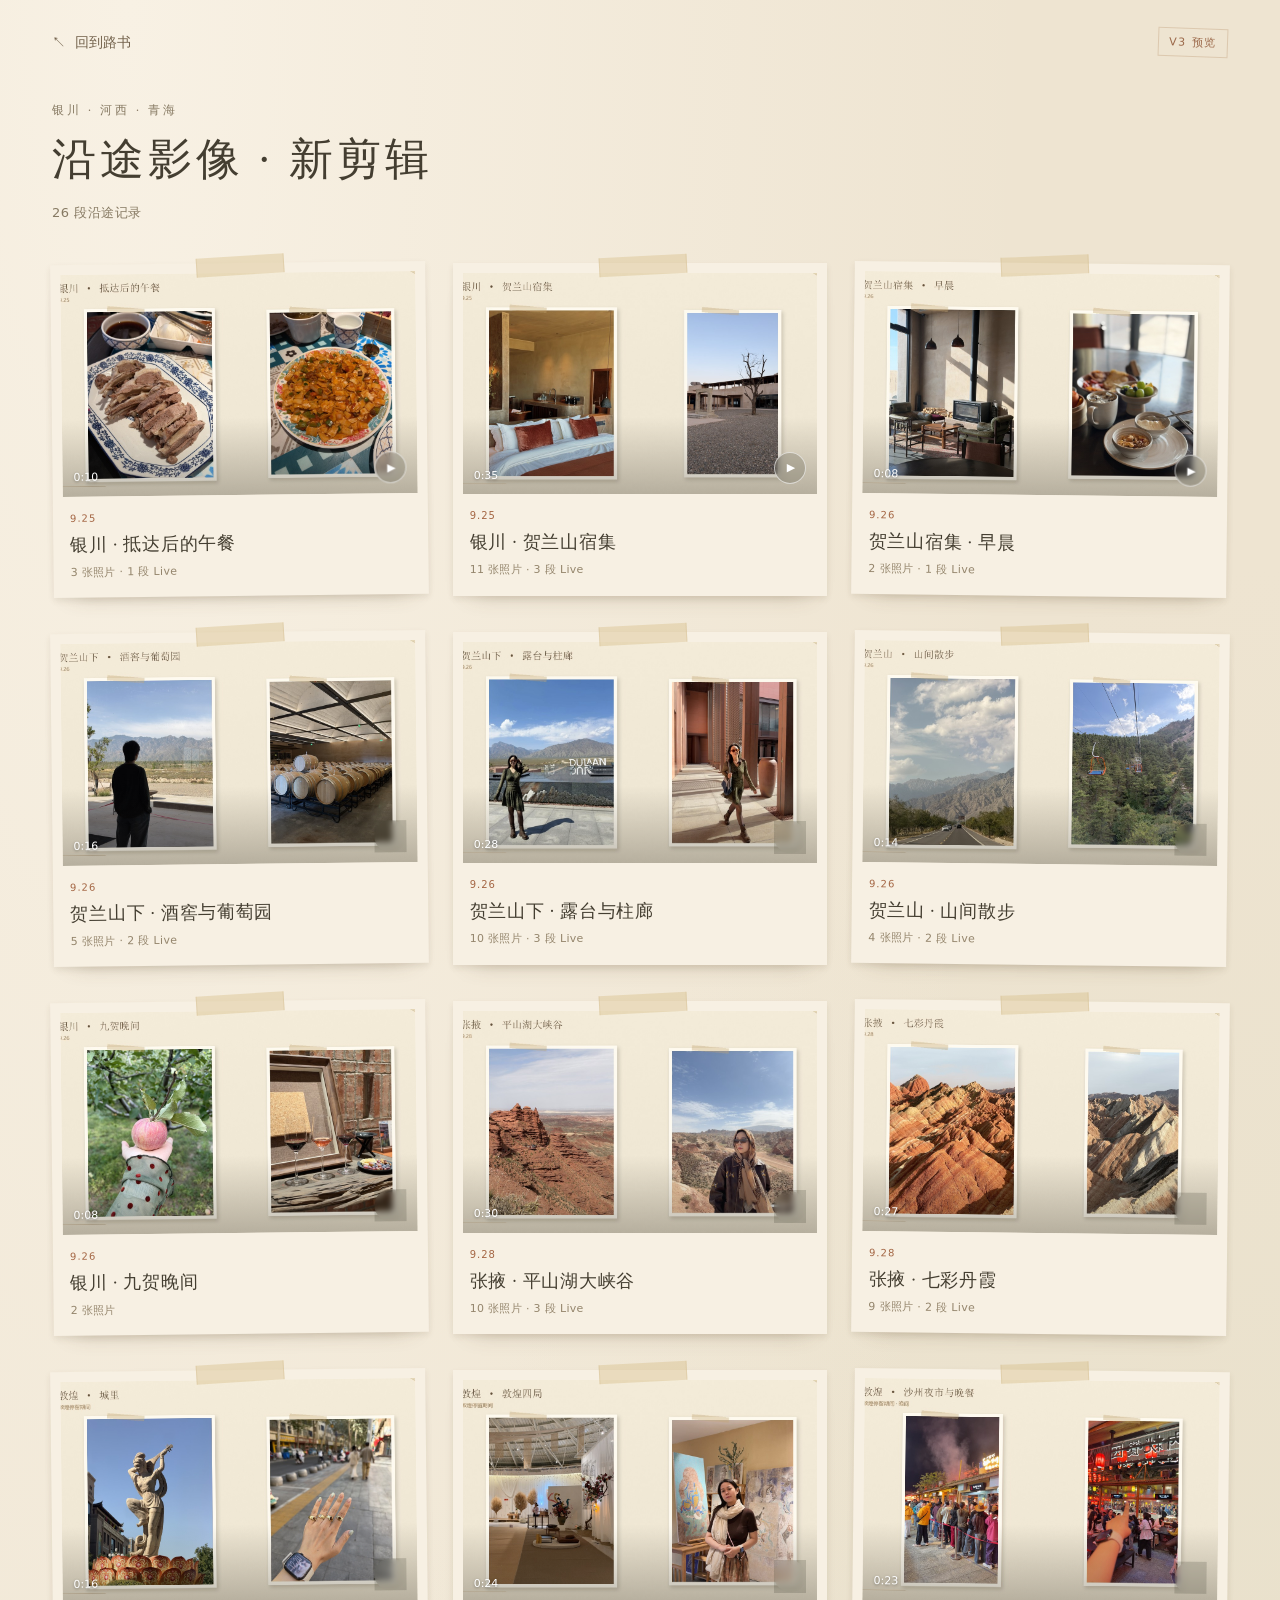
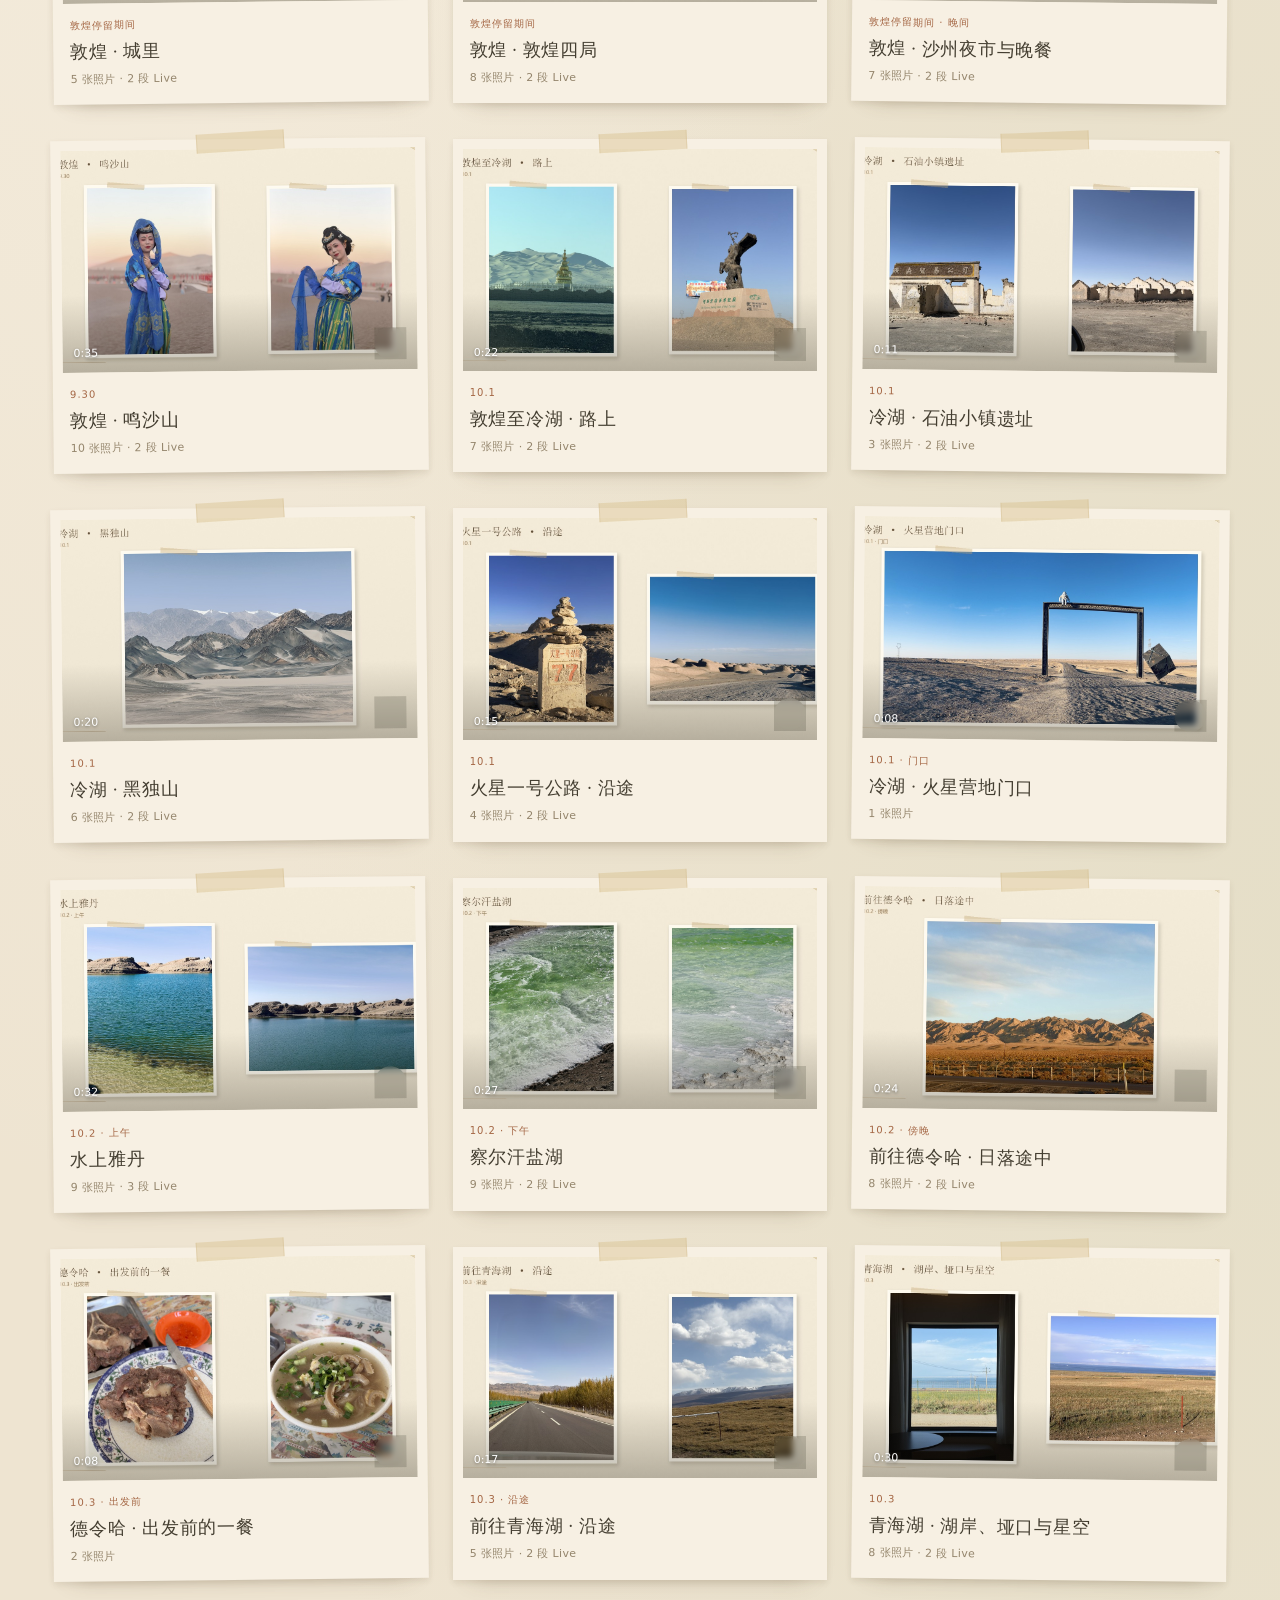
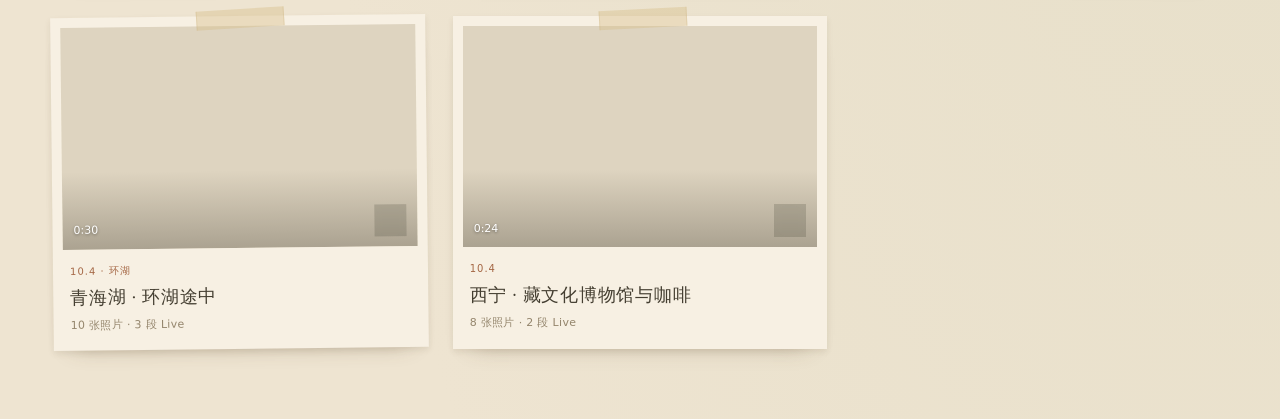
<file: preview/v3/films.html>
<!doctype html>
<html lang="zh-CN">
<head>
  <meta charset="utf-8">
  <meta name="viewport" content="width=device-width, initial-scale=1, viewport-fit=cover">
  <meta name="theme-color" content="#e9ddc5">
  <title>沿途影像 · V3 预览</title>
  <link rel="stylesheet" href="films.css">
  <script src="films.js" defer></script>
</head>
<body>
  <header class="page-header">
    <a class="back-link" href="./"><span aria-hidden="true">↖</span> 回到路书</a>
    <span class="version-tag">V3 预览</span>
  </header>
  <main>
    <div class="page-intro">
      <span class="eyebrow">银川 · 河西 · 青海</span>
      <h1 id="pageTitle">沿途影像</h1>
      <p id="pageStatus" class="page-status" role="status">正在整理画面…</p>
    </div>
    <div id="filmGrid" class="film-grid" aria-label="按地点查看影片"></div>
    <noscript><p class="page-status">请开启 JavaScript 查看影片。</p></noscript>
  </main>

  <dialog id="filmDialog" class="film-dialog" aria-labelledby="viewerTitle">
    <div class="viewer-shell">
      <header class="viewer-header">
        <div class="viewer-heading"><p id="viewerDate" class="viewer-date"></p><h2 id="viewerTitle"></h2></div>
        <button id="closeViewer" class="icon-button close-button" type="button" aria-label="关闭影片">×</button>
      </header>
      <div id="videoStage" class="video-stage">
        <video id="filmVideo" controls playsinline preload="none" muted></video>
        <p id="videoError" class="video-error" hidden>这段影片暂时无法播放，请稍后重试。</p>
      </div>
      <footer class="viewer-footer">
        <div class="viewer-actions">
          <button id="musicButton" class="paper-button" type="button" aria-pressed="false">♫ 开启配乐</button>
          <button id="fullscreenButton" class="paper-button" type="button">全屏</button>
          <a id="placeLink" class="place-link" href="./" hidden>在路书中看 <span aria-hidden="true">↗</span></a>
        </div>
        <nav class="film-navigation" aria-label="切换影片">
          <button id="previousFilm" class="icon-button" type="button" aria-label="上一段影片">←</button>
          <span id="filmPosition" class="film-position"></span>
          <button id="nextFilm" class="icon-button" type="button" aria-label="下一段影片">→</button>
        </nav>
      </footer>
    </div>
  </dialog>
</body>
</html>
</file>
<file: assets/atlas.css>
:root { color-scheme: light; --paper: #f2ede3; --ink: #332d25; --soft: #837666; --line: #a48d6d38; --dusk: #aa6542; --lake: #547d80; --panel: 382px; --header: 78px; }
* { box-sizing: border-box; }
body { margin: 0; overflow: hidden; background: #eae3d6; color: var(--ink); font: 14px/1.75 "Microsoft YaHei", "PingFang SC", system-ui, sans-serif; }
button, input, textarea { font: inherit; }
button, a { -webkit-tap-highlight-color: transparent; }
button { cursor: pointer; color: inherit; }
a { color: inherit; text-decoration: none; }
button:disabled { opacity: .32; cursor: default; }
button { border: 0; background: transparent; }
[hidden] { display: none !important; }
:where(button, a, textarea, summary, [tabindex]):focus-visible { outline: 2px solid var(--lake); outline-offset: 4px; }
.model-defs { position: absolute; width: 0; height: 0; pointer-events: none; }
.site-header { height: var(--header); display: flex; align-items: center; justify-content: space-between; padding: 0 28px; background: #f5f0e7; border-bottom: 1px solid var(--line); position: relative; z-index: 20; }
.brand { display: flex; align-items: center; gap: 12px; font-family: "STSong", "SimSun", "Songti SC", serif; font-size: 24px; letter-spacing: .1em; }
.brand > svg { width: 37px; height: 37px; }
.brand h1 { margin: 0; font: inherit; letter-spacing: inherit; }
.brand-sub { display: block; font: 9px/1.5 system-ui,sans-serif; letter-spacing: .2em; color: var(--soft); margin-top: 2px; }
.header-actions { display: flex; gap: 27px; align-items: center; font-size: 12px; color: #746655; }
.header-actions button { border-left: 1px solid var(--line); padding: 5px 0 5px 27px; }
.header-actions span { padding-left: 5px; color: var(--dusk); }
.atlas-layout { display: grid; grid-template-columns: minmax(0, 1fr) var(--panel); height: calc(100dvh - var(--header)); min-height: 0; }
.map-stage { position: relative; min-width: 0; overflow: hidden; background: radial-gradient(ellipse at 55% 38%, #f1e9d8, #e9e2d6 72%); }
.map-stage::before { content: ""; position: absolute; inset: 0; background-image: radial-gradient(#a18c6d24 .8px, transparent .8px); background-size: 22px 22px; pointer-events: none; }
.map-toolbar { position: absolute; z-index: 5; top: 23px; left: 24px; right: 24px; display: flex; gap: 18px; align-items: center; }
.route-toggle { display: flex; align-items: center; gap: 10px; padding: 9px 14px; min-height: 42px; border-radius: 8px; background: #faf5eb; box-shadow: 0 3px 10px #65513b0c; border: 1px solid #fff8; font-size: 12px; white-space: nowrap; }
.list-glyph { font-size: 20px; color: var(--dusk); line-height: 1; }
.stop-count { color: var(--soft); font-size: 10px; border-left: 1px solid var(--line); padding-left: 10px; }
.map-viewport { position: absolute; inset: 0; overflow: hidden; cursor: grab; touch-action: none; user-select: none; }
.map-viewport.dragging { cursor: grabbing; }
.map-world { position: absolute; width: 1280px; height: 960px; transform-origin: 0 0; will-change: transform; }
.terrain, .route-drawing { position: absolute; inset: 0; width: 1280px; height: 960px; pointer-events: none; }
.terrain { user-select: none; }
.route-drawing path { fill: none; stroke-linecap: round; stroke-linejoin: round; }
.route-under { stroke: #f6e9d3; stroke-width: 9; opacity: .88; }
.route-main { stroke: #af825d; stroke-width: 2.6; stroke-dasharray: 3 7; }
.route-active { stroke: #b76c44; stroke-width: 3.2; stroke-dasharray: none; }
.place-pin { position: absolute; width: 158px; height: 114px; padding: 0; transform: translate(-50%, -58%); background: none; border: none; text-align: center; z-index: 2; touch-action: none; }
.pin-model { width: 90px; height: 82px; display: block; margin: 0 auto; overflow: visible; filter: drop-shadow(0 3px 2px #6e58341a); transition: transform .2s; }
.pin-label { display: inline-block; position: relative; font-size: var(--map-label-size, 16px); line-height: 1.55; white-space: nowrap; color: #5c4e3d; padding: 2px 8px; border-radius: 4px; background: #eee1c9cc; box-shadow: 0 1px 1px #7c604916; }
.pin-date { display: block; margin-top: 2px; font-size: var(--map-date-size, 11px); color: #8c7053; opacity: 0; transition: opacity .15s; }
.place-pin.selected { z-index: 4; }
.place-pin.selected .pin-model { transform: translateY(-7px); }
.place-pin.selected .pin-label { background: #a56543; color: #fff4df; box-shadow: 0 4px 12px #71503e29; }
.place-pin.selected .pin-date, .place-pin:hover .pin-date { opacity: 1; }
.map-world.overview .place-pin:not(.major):not(.selected) .pin-label { visibility: hidden; }
.place-pin:focus-visible { outline-offset: -3px; outline-style: dashed; }
@media (hover:hover) { .place-pin:hover .pin-model { transform: translateY(-7px); } .header-actions a:hover, .header-actions button:hover { color: var(--dusk); } }
.map-folio { position: absolute; bottom: 28px; left: 30px; display: flex; align-items: center; gap: 16px; pointer-events: none; color: #827661; }
.compass { display: flex; flex-direction: column; align-items: center; font-size: 32px; line-height: 1; color: #a28860; }
.compass b { font: 9px/1.5 Georgia,serif; letter-spacing: .1em; }
.map-folio > div > span { font-size: 10px; letter-spacing: .14em; }
.map-folio small { display: block; margin-top: 3px; font-size: 9px; color: #9a8a72; }
.map-controls { position: absolute; right: 24px; bottom: 28px; display: flex; background: #faf6ed; border: 1px solid #fff9; border-radius: 8px; box-shadow: 0 3px 15px #715b3e10; overflow: hidden; }
.map-controls button { min-width: 40px; height: 40px; font-size: 20px; }
.map-controls button + button { border-left: 1px solid var(--line); }
.map-controls #fitMap { font-size: 11px; padding-inline: 12px; }
.map-hint { position: absolute; left: 0; right: 0; bottom: 23px; text-align: center; font-size: 10px; color: #93826b; margin: 0; pointer-events: none; letter-spacing: .04em; }
.route-menu { position: absolute; left: 24px; top: 78px; z-index: 12; width: 285px; max-height: calc(100% - 105px); overflow-y: auto; overscroll-behavior: contain; border: 1px solid #fff9; border-radius: 10px; background: #f8f3e9f5; box-shadow: 0 18px 60px #5c49292b; }
.route-menu-head { display: flex; justify-content: space-between; align-items: center; padding: 12px 15px 9px; font: 10px/1.5 system-ui,sans-serif; letter-spacing: .12em; color: var(--soft); border-bottom: 1px solid var(--line); }
.route-menu-head button { font: 24px/1 sans-serif; min-width: 30px; min-height: 30px; }
.route-menu ol { list-style: none; margin: 0; padding: 8px; }
.route-menu li button { display: grid; grid-template-columns: 22px 1fr; gap: 3px 10px; width: 100%; text-align: left; padding: 10px; border-radius: 6px; }
.route-menu li button.active { background: #e8dcc6; }
.route-menu .list-number { grid-row: span 2; font: 11px/2.3 Georgia,serif; color: var(--dusk); }
.route-menu strong { font-size: 12px; font-weight: 500; }
.route-menu small { font-size: 10px; color: var(--soft); }
.place-panel { min-width: 0; min-height: 0; background: var(--paper); border-left: 1px solid #baa58a55; display: flex; flex-direction: column; z-index: 15; position: relative; box-shadow: -9px 0 30px #60503705; }
.panel-top { display: flex; align-items: center; gap: 14px; padding: 24px 27px 12px; font-size: 10px; letter-spacing: .12em; color: var(--soft); }
#placeNumber { margin-left: auto; font: 10px/1.5 Georgia,serif; letter-spacing: .08em; }
.close-panel { display: none; }
.place-scroll { min-height: 0; overflow-y: auto; overscroll-behavior: contain; padding: 0 27px 30px; scrollbar-width: thin; scrollbar-color: #c9baa4 transparent; }
.place-date { margin: 2px 0 9px; color: var(--dusk); font-size: 11px; letter-spacing: .05em; }
.place-scroll h2 { font: 400 31px/1.35 "STSong", "SimSun", "Songti SC", serif; margin: 0 0 15px; text-wrap: balance; outline: none; }
.place-vignette { height: 140px; position: relative; margin: 16px -8px 24px; overflow: hidden; background: radial-gradient(ellipse at 50% 80%, #ddc9a454, transparent 70%); }
.place-vignette::before, .place-vignette::after { content: ""; position: absolute; width: 185px; height: 75px; border: 1px solid #bbaa8d35; border-radius: 50%; left: calc(50% - 92px); bottom: 8px; transform: rotate(-12deg); }
.place-vignette::after { width: 235px; left: calc(50% - 117px); bottom: 0; }
.place-vignette > svg { display: block; width: 170px; height: 145px; margin: 0 auto; position: relative; z-index: 1; }
.place-memory p { font-size: 14px; color: #655b4e; line-height: 1.95; margin: 0 0 16px; }
.place-quote { margin: 22px 0; padding: 0 0 0 17px; border-left: 2px solid #bd9b6c; font: 19px/1.7 "STSong", "SimSun", serif; color: #986342; }
.place-facts { display: grid; grid-template-columns: 1fr 1fr; gap: 12px; border-block: 1px solid var(--line); padding-block: 16px; margin: 23px 0; }
.place-facts dt { color: var(--soft); font-size: 10px; margin-bottom: 4px; }
.place-facts dd { margin: 0; font-size: 12px; }
.place-block { border-top: 1px solid var(--line); padding-top: 20px; margin-top: 23px; }
.place-block h3 { font-size: 11px; color: var(--soft); font-weight: 500; margin: 0 0 9px; letter-spacing: .05em; }
.place-block p { font-size: 13px; line-height: 1.85; color: #655b4e; margin: 0 0 9px; }
.stay-name { font: 20px/1.6 "STSong", "SimSun", serif !important; color: var(--ink) !important; }
.place-timeline { padding: 0; margin: 20px 0; list-style: none; }
.place-timeline li { display: grid; grid-template-columns: 73px 1fr; gap: 8px; font-size: 12px; margin-bottom: 11px; }
.place-timeline time { color: var(--dusk); font-size: 10px; line-height: 2; }
.place-timeline span { color: #746858; }
.place-story { border-block: 1px solid var(--line); margin-top: 24px; }
.place-story + .place-story { margin-top: 0; border-top: 0; }
.place-story > summary { font-size: 12px; padding-block: 15px; cursor: pointer; color: #716452; }
.story-body { padding: 5px 0 18px; }
.story-body p { font-size: 13px; color: #6b6052; line-height: 1.95; margin: 0 0 12px; }
.story-sources { display: flex; flex-wrap: wrap; gap: 6px 14px; border-top: 1px dashed var(--line); padding-top: 13px; font-size: 10px; color: var(--lake); }
.place-notes label { font-size: 11px; color: var(--soft); display: block; margin-bottom: 9px; }
.place-notes textarea { width: 100%; min-height: 95px; display: block; resize: vertical; padding: 12px; color: var(--ink); border: 1px solid var(--line); border-radius: 5px; background: #fbf7ef80; font-size: 13px; line-height: 1.85; }
.note-status { font-size: 10px !important; color: var(--soft) !important; margin-top: 7px !important; }
.legacy-text { white-space: pre-wrap; overflow-wrap: anywhere; }
.legacy-media { width: 100%; max-height: 260px; object-fit: contain; margin-block: 10px; }
.legacy-name { font-size: 10px !important; }
.place-pager { flex-shrink: 0; display: flex; align-items: center; justify-content: space-between; padding: 15px 20px; border-top: 1px solid var(--line); background: #eee7daf0; }
.place-pager button { font-size: 11px; min-height: 30px; padding: 4px 8px; }
#pagerPosition { color: #96866e; font: 10px/1.5 Georgia,serif; }
.app-status { position: fixed; bottom: 17px; left: 50%; transform: translateX(-50%); max-width: calc(100vw - 36px); margin: 0; border-radius: 7px; background: #514635ed; color: #fcf4e7; font-size: 12px; z-index: 90; box-shadow: 0 5px 20px #46352320; }
.app-status:not(:empty) { padding: 10px 17px; }
.mobile-peek, .panel-scrim { display: none; }
.fallback-book { max-width: 720px; padding: 30px 24px; margin: 0 auto; }
.fallback-book article { border-top: 1px solid var(--line); margin: 25px 0; padding-top: 20px; }
@media (min-width:1600px) { :root { --panel: 420px; } .place-scroll { padding-inline: 35px; } .panel-top { padding-inline: 35px; } }
@media (max-width:1100px) and (min-width:761px) { :root { --panel: 335px; } .place-scroll { padding-inline: 23px; } }
@media (max-width:760px) {
  :root { --header: 68px; }
  .site-header { padding: 0 17px; }
  .brand { font-size: 21px; gap: 9px; }
  .brand > svg { width: 31px; height: 31px; }
  .brand-sub { font-size: 8px; letter-spacing: .12em; }
  .header-actions { gap: 15px; font-size: 10px; }
  .header-actions button { padding-left: 15px; }
  .header-actions span { display: none; }
  .atlas-layout { display: block; }
  .map-stage { width: 100%; height: 100%; }
  .map-toolbar { top: 17px; left: 16px; right: 16px; gap: 10px; flex-wrap: wrap; }
  .route-toggle { font-size: 11px; padding: 6px 11px; min-height: 38px; }
  .route-menu { top: 65px; left: 16px; max-height: calc(100% - 155px); width: min(305px, calc(100% - 32px)); }
  .map-folio { bottom: 104px; left: 21px; gap: 10px; }
  .map-folio > div > span { display: none; }
  .map-folio small { font-size: 9px; }
  .map-controls { bottom: 102px; right: 17px; }
  .map-controls button { min-width: 37px; height: 37px; }
  .map-hint { bottom: 153px; font-size: 10px; }
  .map-hint > span { display: none; }
  .mobile-peek { display: flex; position: absolute; left: 16px; right: 16px; bottom: calc(17px + env(safe-area-inset-bottom)); min-height: 62px; align-items: center; gap: 14px; padding: 13px 17px; border: 1px solid #fff9; border-radius: 11px; background: #f9f3e7ed; box-shadow: 0 5px 30px #6650371a; backdrop-filter: blur(12px); }
  .mobile-peek > span:first-child { color: var(--dusk); font-size: 10px; }
  .mobile-peek > strong { font: 20px/1.5 "STSong", "SimSun", serif; }
  .mobile-peek > span:last-child { margin-left: auto; color: var(--soft); font-size: 10px; }
  .place-panel { display: none; position: fixed; left: 0; right: 0; bottom: 0; max-height: 88dvh; border-left: 0; border-top: 1px solid #fff9; border-radius: 18px 18px 0 0; box-shadow: 0 -10px 60px #4c3b2d30; z-index: 40; padding-bottom: env(safe-area-inset-bottom); }
  .place-panel.open { display: flex; }
  .panel-scrim:not([hidden]) { display: block; position: fixed; inset: 0; background: #342d2547; backdrop-filter: blur(2px); z-index: 30; }
  .panel-top { padding: 17px 23px 9px; }
  .close-panel { display: block; font: 26px/1 system-ui,sans-serif; width: 35px; height: 35px; margin: -5px -5px -5px 0; }
  .place-scroll { padding-inline: 23px; }
  .place-scroll h2 { font-size: 32px; }
  .place-vignette { height: 120px; margin-block: 11px 20px; }
  .place-vignette > svg { height: 130px; width: 155px; }
  .place-pager { padding-block: 10px; }
  .app-status { bottom: calc(20px + env(safe-area-inset-bottom)); }
}
@media (prefers-reduced-motion:reduce) { *, *::before, *::after { transition: none !important; animation: none !important; } }
@media print {
  body { overflow: visible; background: white; }
  .site-header { position: static; }
  .header-actions, .map-toolbar, .map-controls, .map-hint, .place-pager, .close-panel, .place-notes, .mobile-peek, .panel-scrim, .app-status { display: none !important; }
  .atlas-layout { height: auto; display: block; }
  .map-stage { height: 650px; }
  .place-panel, .place-panel.open { display: block; position: static; max-height: none; box-shadow: none; border: 0; }
  .place-scroll { overflow: visible; }
}
</file>
<file: assets/theater.css>
/* Paper scenery and a media stage sit inside the same place-based journey. */
.header-actions { gap: 14px; }
.header-actions > button { border: 0; padding: 8px 11px; min-height: 40px; font-size: 11px; border-radius: 5px; }
.header-actions > .open-cinema { background: #ad6c48; color: #fff2db; padding-inline: 16px; }
.header-actions > .open-cinema span { color: inherit; padding: 0 5px 0 0; }
.header-menu { position: relative; }
.header-menu > summary { list-style: none; cursor: pointer; padding: 5px 8px; min-width: 35px; text-align: center; font-size: 21px; letter-spacing: .03em; }
.header-menu > summary::-webkit-details-marker { display: none; }
.header-menu > div { position: absolute; right: 0; top: 45px; z-index: 60; width: 145px; padding: 7px; border: 1px solid #fff9; border-radius: 7px; background: #f9f3e8; box-shadow: 0 12px 35px #5e4b3026; }
.header-menu > div > a, .header-menu > div > button { display: block; width: 100%; text-align: left; padding: 10px 13px; border: 0; font-size: 11px; }
.header-menu > div > :hover { background: #eaddc6; border-radius: 4px; }
.paper-world .place-pin { z-index: 4; }
.paper-world .place-pin.selected { z-index: 6; }
.paper-world .pin-model { filter: drop-shadow(1px 0 0 #fcf4e3) drop-shadow(-1px 0 0 #fcf4e3) drop-shadow(0 -1px 0 #fcf4e3) drop-shadow(2px 4px 1px #70523922); }
.paper-world .pin-label { border-radius: 0; background: #f6edda; box-shadow: 1px 2px 0 #a28b6133; padding-inline: 9px; }
.paper-world .place-pin.selected .pin-label { background: #a86b4b; }
.theater-mode .route-main { stroke: #9e8668; stroke-dasharray: 2 7; }
.theater-mode .route-under { stroke: #fff5df; }
.paper-cinema { position: absolute; z-index: 3; left: 280px; top: 235px; width: 720px; padding: 17px 19px 0; background: #f8f0df; border: 1px solid #fff8; box-shadow: 3px 6px 0 #c6ae8644, -4px -4px 0 #f9efd955, 1px 14px 30px #654b3226; transform: rotate(-.6deg); }
.paper-cinema::before { content: ""; position: absolute; inset: 5px; border: 1px solid #b59b732c; pointer-events: none; }
.cinema-tape { position: absolute; width: 110px; height: 29px; top: -13px; background: #c8ac7770; clip-path: polygon(2% 3%,98% 0,95% 93%,3% 100%); z-index: 3; }
.tape-left { left: 39px; transform: rotate(-7deg); }
.tape-right { right: 39px; transform: rotate(8deg); }
.cinema-screen { position: relative; display: block; width: 100%; aspect-ratio: 16 / 9; overflow: hidden; background: #eee6d3; border: 1px solid #b9a37e55; color: #65533d; isolation: isolate; }
.cinema-screen::before { content: ""; position: absolute; inset: 0; background: repeating-linear-gradient(106deg, transparent 0 15px, #896b3b04 15px 16px), radial-gradient(ellipse at 50% 25%, #fcf6e9, #e9ddc5); z-index: -1; }
.cinema-screen::after { content: ""; position: absolute; width: 450px; height: 115px; left: 100px; bottom: -55px; border: 1px solid #ad946b38; border-radius: 50%; transform: rotate(-7deg); }
.screen-date { position: absolute; top: 25%; left: 0; right: 0; font: 13px/1.5 Georgia,serif; letter-spacing: .16em; color: #9c8260; }
.screen-title { position: absolute; left: 0; right: 0; top: 35%; font: 400 var(--cinema-title-size, 34px)/1.5 "STSong", "SimSun", serif; letter-spacing: .12em; }
.screen-actor { position: absolute; bottom: 3px; right: 30px; width: 126px; height: 115px; transform: rotate(3deg); opacity: .85; }
.screen-actor svg { width: 100%; height: 100%; filter: drop-shadow(1px 2px 0 #fff5); }
.paper-cinema[data-tone="night"] .cinema-screen:not(.has-poster)::before { background: radial-gradient(circle at 20% 26%,#b0c0ba77 1px,transparent 2px), radial-gradient(circle at 74% 18%,#e6e7cfbb 1px,transparent 2px), linear-gradient(155deg,#697f81,#3c5964); background-size: 58px 73px, 91px 109px, auto; }
.paper-cinema[data-tone="night"] :is(.screen-title,.screen-date) { color: #f2e7cf; border-color: #eee4c766; }
.paper-cinema[data-tone="lake"] .cinema-screen:not(.has-poster)::before { background: radial-gradient(ellipse at 50% 25%,#f2f1e3,#c7d3bd); }
.paper-cinema[data-tone="clay"] .cinema-screen:not(.has-poster)::before { background: radial-gradient(ellipse at 50% 25%,#fcf1df,#dec0a0); }
@media (max-width:760px) {
  .brand-sub { letter-spacing: .03em; }
  .header-actions { gap: 4px; }
  .header-actions > button { font-size: 10px; padding: 7px 8px; }
  .header-actions > .open-cinema { padding-inline: 10px; }
  .header-actions > .open-cinema span { display: none; }
  .header-menu > summary { min-width: 28px; padding-inline: 5px; }
  .header-menu > div { top: 39px; }
}
@media (prefers-reduced-motion:reduce) { *, *::before, *::after { animation: none !important; transition: none !important; } }
@media print { .header-actions, .paper-cinema { display: none !important; } }
</file>
<file: assets/focus.css>
/* One stage; paper cards lead into a full-screen reading room. */
.atlas-layout { display: block; }
.map-stage { width: 100%; height: 100%; }
.map-controls { bottom: 28px; }
.map-folio { bottom: 28px; }
.map-hint { bottom: 99px; }
.mobile-peek { display: flex; position: absolute; left: 50%; right: auto; bottom: 24px; transform: translateX(-50%); width: max-content; max-width: calc(100% - 220px); align-items: center; gap: 18px; min-height: 52px; padding: 10px 20px; border: 1px solid #fff9; border-radius: 4px; background: #faf4e7ee; box-shadow: 2px 4px 0 #bba58224, 0 6px 24px #66503712; z-index: 7; }
.mobile-peek > span:first-child { color: var(--dusk); font-size: 10px; }
.mobile-peek > strong { font: 20px/1.4 "STSong","SimSun",serif; }
.mobile-peek > span:last-child { color: var(--soft); font-size: 10px; }
dialog.focus-reader { position: fixed; inset: 0; margin: 0; width: 100vw; height: 100dvh; max-width: none; max-height: none; padding: 0; border: 0; border-radius: 0; background: var(--paper); color: var(--ink); overflow: hidden; box-shadow: none; }
dialog.focus-reader:not([open]) { display: none; }
dialog.focus-reader[open] { display: flex; flex-direction: column; }
.focus-reader::backdrop { background: #48403280; }
.panel-top { flex-shrink: 0; width: 100%; max-width: 940px; margin-inline: auto; padding: max(14px,env(safe-area-inset-top)) 28px 10px; min-height: 64px; }
.close-panel { display: block; font: 28px/1 system-ui,sans-serif; width: 44px; height: 44px; margin: -5px -8px -5px 0; }
.record-tabs { display: flex; justify-content: center; gap: 5px; padding: 0 20px 14px; border-bottom: 1px solid var(--line); flex-shrink: 0; }
.record-tabs button { padding: 9px 24px; min-height: 42px; font-size: 12px; color: var(--soft); border-bottom: 2px solid transparent; }
.record-tabs button[aria-pressed="true"] { color: var(--dusk); border-color: var(--dusk); }
.place-scroll { flex: 1; padding: 30px 28px 50px; }
#placeContent { max-width: 720px; margin: 0 auto; }
.place-scroll h2 { font-size: clamp(30px,4vw,44px); }
.place-vignette { height: 160px; margin: 12px 0 18px; }
.place-vignette > svg { width: 190px; height: 170px; }
.place-memory p { font-size: 16px; line-height: 2; margin-bottom: 20px; }
.place-pager { justify-content: center; gap: clamp(20px,8vw,130px); min-height: 66px; padding: 8px 16px max(8px,env(safe-area-inset-bottom)); }
.place-pager button { min-height: 44px; padding-inline: 15px; font-size: 12px; }
.page-blank { padding: 40px 0; text-align: center; font: 20px/1.8 "STSong","SimSun",serif; color: #a48f70; }
.story-body p { font-size: 16px; line-height: 2.05; margin-bottom: 24px; }
.archive-note { font-size: 11px; color: var(--soft); margin: 0 0 20px; }
.archive-entry { border-top: 1px solid var(--line); }
.archive-entry:last-child { border-bottom: 1px solid var(--line); }
.archive-entry > summary { padding: 18px 4px; cursor: pointer; font: 19px/1.5 "STSong","SimSun",serif; }
.archive-body { padding: 0 5px 24px; font-size: 13px; line-height: 1.95; color: #70624e; overflow-wrap: anywhere; }
.archive-body :is(h3,h4) { font-size: 15px; color: var(--ink); font-weight: 500; margin: 20px 0 10px; }
.archive-body :is(p,ul,ol,dl) { margin-block: 12px; }
.archive-body :is(ul,ol) { padding-left: 22px; }
.archive-body li { margin-block: 6px; }
.archive-body dt { color: var(--ink); margin-top: 17px; }
.archive-body dd { margin: 3px 0 10px; }
.archive-body a { display: inline-block; color: var(--lake); border-bottom: 1px dotted #547d8066; margin: 3px 10px 3px 0; }
.archive-body details { border: 1px solid var(--line); padding: 10px 14px; margin-block: 14px; }
.archive-body summary { cursor: pointer; }
.archive-body table { width: 100%; border-collapse: collapse; font-size: 11px; }
.archive-body :is(th,td) { text-align: left; padding: 7px; border: 1px solid var(--line); }
.library-head { display: flex; justify-content: space-between; align-items: center; width: min(100%,940px); margin-inline: auto; padding: max(18px,env(safe-area-inset-top)) 28px 16px; flex-shrink: 0; }
.library-head p { font-size: 9px; letter-spacing: .15em; color: var(--soft); margin: 0 0 6px; }
.library-head h2 { font: 32px/1.4 "STSong","SimSun",serif; margin: 0; }
#closeLibrary { width: 44px; height: 44px; font-size: 28px; }
.library-scroll { overflow-y: auto; flex: 1; min-height: 0; padding: 15px 28px max(40px,env(safe-area-inset-bottom)); }
.library-inner { max-width: 880px; margin-inline: auto; }
.library-places { display: grid; grid-template-columns: repeat(4,minmax(0,1fr)); gap: 15px; }
.library-places button { display: flex; flex-direction: column; align-items: center; background: #f8f1e2; border: 1px solid #c1a88133; padding: 12px 5px 16px; box-shadow: 2px 3px 0 #c4ac8122; }
.library-places svg { width: 82px; height: 74px; }
.library-places span { font: 18px/1.5 "STSong","SimSun",serif; }
.library-places small { margin-top: 7px; font-size: 9px; color: var(--soft); }
.library-section-title { margin: 42px 0 18px; font: 25px/1.5 "STSong","SimSun",serif; }
.portrait-stage .cinema-screen { aspect-ratio: 9 / 16; }
.portrait-stage .screen-title { top: 37%; font-size: 43px; }
.portrait-stage .screen-date { top: 30%; }
.portrait-stage .screen-play { top: 51%; }
.portrait-stage .screen-actor { bottom: 45px; right: 28px; width: 180px; height: 165px; }
.portrait-stage .cinema-marquee > span:last-child { font-size: 9px; }
.landscape-stage .cinema-screen { aspect-ratio: 2.6; }
.landscape-stage .screen-date { top: 18%; }
.landscape-stage .screen-title { top: 30%; }
.landscape-stage .screen-play { top: 61%; }
.landscape-stage .screen-actor { width: 110px; height: 100px; }
.paper-world.overview .place-pin:not(.major):not(.selected) .pin-label { visibility: visible; }
.pin-model, .pin-label, .pin-date { pointer-events: none; }
.pin-date { white-space: nowrap; }
.paper-world .place-pin { height: 124px; }
@media (max-width:760px) {
 .map-toolbar { gap: 8px; top: 14px; }
 .map-folio { display: none; }
 .mobile-peek { bottom: max(17px,env(safe-area-inset-bottom)); left: 16px; right: 16px; transform: none; max-width: none; width: auto; min-height: 56px; padding: 10px 15px; gap: 12px; }
 .mobile-peek > strong { font-size: 19px; }
 .mobile-peek > span:last-child { margin-left: auto; }
 .map-controls { bottom: 90px; right: 16px; }
 .map-hint { bottom: 97px; left: 16px; right: auto; transform: none; font-size: 9px; }
 .panel-top { padding-inline: 22px; min-height: 58px; }
 .record-tabs { padding-bottom: 7px; gap: 0; }
 .record-tabs button { padding-inline: 21px; font-size: 11px; }
 .place-scroll { padding: 24px 24px 35px; }
 .place-scroll h2 { font-size: 34px; }
 .place-memory p,.story-body p { font-size: 14px; line-height: 2; }
 .place-vignette { height: 140px; }
 .place-vignette > svg { height: 150px; width: 170px; }
 .place-pager { min-height: 60px; }
 .library-head { padding-inline: 23px; }
 .library-scroll { padding-inline: 23px; }
 .library-places { grid-template-columns: repeat(2,minmax(0,1fr)); gap: 12px; }
 .library-places span { font-size: 16px; }
}
@media (orientation:landscape) and (max-height:600px) {
 :root { --header: 50px; }
 .site-header { padding-inline: max(18px,env(safe-area-inset-left)); }
 .brand { font-size: 19px; }.brand-sub { display: none; }.brand > svg { width: 28px; height: 28px; }
 .map-toolbar { top: 10px; flex-wrap: nowrap; }
 .route-toggle { min-height: 34px; }.map-folio,.map-hint { display: none; }
 .mobile-peek { left: 50%; right: auto; bottom: 10px; transform: translateX(-50%); width: max-content; min-height: 40px; padding: 5px 16px; max-width: calc(100% - 190px); }
 .map-controls { bottom: 10px; }
 .panel-top { min-height: 45px; padding-block: 6px; }.record-tabs { padding-bottom: 4px; }.record-tabs button { min-height: 34px; padding-block: 4px; }
 .place-pager { min-height: 46px; padding-block: 0; }.place-pager button { min-height: 40px; }
 .place-scroll { padding-block: 16px; }.place-vignette { height: 90px; }.place-vignette > svg { height: 100px; }
}
@media print { .library-dialog { display: none !important; } dialog.place-panel { position: static; display: block; height: auto; width: 100%; } .record-tabs { display: none; } }

.paper-cinema { padding-bottom: 19px; }
.cinema-screen { cursor: default; text-align: center; }
.inline-media { position: absolute; inset: 0; z-index: 2; background: #ede4d2; }
.inline-media > img, .inline-media > video { display: block; width: 100%; height: 100%; }
.cinema-screen.has-media > :is(.screen-title,.screen-date,.screen-actor) { visibility: hidden; }
.cinema-screen.has-media::after { display: none; }
.inline-caption { position: absolute; bottom: 14px; left: 18px; right: 18px; text-align: center; color: #fff6e7; font-size: 13px; line-height: 1.6; text-shadow: 0 1px 5px #25231d; pointer-events: none; }
.inline-caption.video { bottom: 50px; }

.film-days { display: flex; justify-content: center; gap: 9px; margin: 7px 0 -9px; position: relative; z-index: 4; }
.film-days button { padding: 3px 12px; min-height: 28px; border-bottom: 1px solid transparent; color: #9c8769; font: 11px/1.6 Georgia,serif; }
.film-days button[aria-pressed="true"] { color: #96613e; border-color: #bc956c; }

.film-footer { position: relative; display: flex; align-items: center; justify-content: flex-end; min-height: 28px; margin: 5px 0 -9px; gap: 12px; }
.film-footer .film-days { margin: 0 auto 0 0; }
.music-toggle { padding: 3px 8px; min-height: 28px; color: #a48b68; font-size: 10px; white-space: nowrap; }
.music-toggle[aria-pressed="true"] { color: #8c633f; }
</file>
<file: assets/place-popup.css>
/* The record stays attached to its landmark while the scene remains visible. */
#placePanel { inset: auto; margin: 0; position: fixed; width: 410px; height: 650px; max-height: none; min-width: 0; border: 1px solid #fff9; border-radius: 5px; background: #f7efdf; overflow: visible; z-index: 50; box-shadow: 3px 5px 0 #c5ae8155,0 16px 48px #51402530; }
#placePanel::before { content: ""; position: absolute; top: var(--pointer-y,100px); width: 13px; height: 13px; background: #f7efdf; border: solid #fff9; transform: translateY(-50%) rotate(45deg); pointer-events: none; }
#placePanel[data-side="right"]::before { left: -7px; border-width: 0 0 1px 1px; }
#placePanel[data-side="left"]::before { right: -7px; border-width: 1px 1px 0 0; }
#placePanel .panel-top { padding: 11px 18px 5px; min-height: 43px; font-size: 9px; max-width: none; }
#placePanel .close-panel { width: 35px; height: 35px; font-size: 24px; }
#placePanel .record-tabs { gap: 0; justify-content: flex-start; padding: 0 12px 5px; overflow-x: auto; scrollbar-width: none; }
#placePanel .record-tabs button { flex: 1 0 auto; font-size: 10px; min-height: 39px; padding: 7px 9px; }
#placePanel .place-scroll { padding: 17px 20px 26px; min-height: 0; }
#placePanel .place-scroll h2 { font-size: 28px; margin-bottom: 12px; }
#placePanel .place-date { font-size: 10px; margin-bottom: 6px; }
#placePanel .place-vignette { height: 84px; margin: 0 0 15px; }
#placePanel .place-vignette > svg { width: 115px; height: 98px; }
#placePanel[data-record="guide"] .place-vignette, #placePanel[data-record="book"] .place-vignette { display: none; }
#placePanel :is(.place-memory p,.story-body p) { font-size: 13px; line-height: 1.95; margin-bottom: 14px; }
#placePanel .place-block { padding-top: 16px; margin-top: 19px; }
#placePanel .place-facts { margin: 17px 0; gap: 9px; }
#placePanel .place-pager { justify-content: space-between; gap: 0; min-height: 47px; padding: 3px 8px; border-radius: 0 0 5px 5px; }
#placePanel .place-pager button { font-size: 10px; min-height: 39px; padding-inline: 7px; }
#placePanel .archive-entry > summary { font-size: 17px; }
#placePanel .archive-body { font-size: 12px; }
.place-connector { position: fixed; inset: 0; width: 100vw; height: 100dvh; z-index: 45; pointer-events: none; overflow: visible; }
.place-connector path { fill: none; stroke: #ac7851; stroke-width: 1.4; stroke-dasharray: 3 4; }
.place-connector circle { fill: #ac7851; stroke: #fff0d7; stroke-width: 1; }
.route-legs { margin: 20px 0; border-top: 1px solid var(--line); }
.route-legs h3,.station-guide h3,.day-schedule h3 { font: 18px/1.6 "STSong","SimSun",serif; margin: 17px 0 11px; }
.route-leg { position: relative; border-left: 1px solid #b8a18066; padding: 0 0 15px 13px; margin-left: 3px; }
.route-leg::before { content: ""; position: absolute; width: 5px; height: 5px; left: -3px; top: 7px; border-radius: 50%; background: #b08a60; }
.route-leg:last-child { padding-bottom: 2px; }
.route-leg .leg-date { color: var(--soft); font-size: 9px; margin: 0 0 3px; }
.leg-title { margin: 0; font-size: 11px; line-height: 1.8; color: #66543e; }
.leg-duration { font-size: 12px; color: #8d5d3b; margin: 4px 0; }
.leg-basis { font-size: 9px; padding: 2px 5px; margin-left: 5px; color: #85755f; background: #e8ddc755; }
.leg-basis.measured { color: #4e7672; background: #b7cdc133; }
.leg-distance { display: inline-block; font: 10px/1.8 Georgia,serif; color: #8d795a; margin-bottom: 3px; }
.leg-map { display: inline-block; font-size: 10px; color: var(--lake); margin-top: 2px; padding-block: 4px; }
.leg-note,.leg-reference { font-size: 10px; line-height: 1.8; margin: 4px 0; color: #8e7c63; }
.station-guide { border-top: 1px solid var(--line); margin-top: 21px; padding-top: 1px; }
.guide-duration { color: #9a6945; font-size: 11px; }
.station-guide ul { margin: 12px 0; padding-left: 17px; }
.station-guide li { font-size: 12px; line-height: 1.9; color: #71614b; margin-bottom: 10px; }
.guide-basis { color: #9c8c75; font-size: 9px; line-height: 1.8; }
.guide-sources a { font-size: 10px; color: var(--lake); }
.day-schedule { margin: 20px 0; border-top: 1px solid var(--line); }
.day-schedule h3 span { font: 10px/1.5 system-ui,sans-serif; margin-right: 8px; color: var(--dusk); }
.day-schedule ol { list-style: none; padding: 0; margin: 0; }
.day-schedule li { display: grid; grid-template-columns: 64px 1fr; gap: 10px; padding: 7px 0; font-size: 11px; border-bottom: 1px dotted #b9a27a2b; }
.day-schedule time { font-size: 10px; line-height: 1.85; color: #9b7750; }
.day-schedule .current-step { color: #4f7370; font-weight: 500; }
.day-schedule li span { line-height: 1.85; }
.day-note { font-size: 10px; line-height: 1.8; color: #9a896e; }
.walk-stops { padding-left: 16px; margin: 15px 0; color: #75634c; font-size: 12px; line-height: 1.9; }
.walk-stops li { margin-bottom: 9px; }
.walk-stops strong { font-weight: 500; color: #8c5d3e; }
.route-view-tabs { display: flex; border-bottom: 1px solid var(--line); margin-bottom: 8px; }
.route-view-tabs button { flex: 1; font-size: 11px; min-height: 39px; color: var(--soft); border-bottom: 2px solid transparent; }
.route-view-tabs button[aria-pressed="true"] { border-color: var(--dusk); color: var(--dusk); }
.daily-card { padding: 8px 2px 15px; border-bottom: 1px solid var(--line); }
.daily-card h3 { display: flex; gap: 10px; align-items: baseline; margin: 0 0 7px; font-size: 11px; font-weight: 500; }
.daily-card h3 time { color: var(--dusk); font: 14px/1.6 Georgia,serif; white-space: nowrap; }
.daily-card > button { display: grid; grid-template-columns: 58px 1fr; gap: 8px; width: 100%; padding: 7px 5px; text-align: left; font-size: 10px; line-height: 1.9; border-radius: 3px; }
.daily-card > button.active { background: #e7d7ba88; }
.daily-card > button > time { font-size: 9px; color: #a0815b; }
.daily-driving { font-size: 9px; color: #9e805b; margin: 0 0 8px; }
.day-driving { padding: 12px 13px; border: 1px solid #c0a57538; background: #eadbc533; margin: 10px 0 14px; }
.day-driving strong { display: block; font: 23px/1.5 "STSong","SimSun",serif; color: #96613c; }
.day-driving > span { font-size: 9px; color: var(--soft); }
.day-driving p { font-size: 10px; line-height: 1.8; color: #968268; margin: 5px 0 0; }
body:has(#placePanel[open]) .mobile-peek { visibility: hidden; }
@media (max-width:600px) { #placePanel .place-scroll { padding-inline: 16px; } #placePanel .record-tabs { padding-inline: 7px; } #placePanel .record-tabs button { font-size: 10px; padding-inline: 5px; } #placePanel .place-scroll h2 { font-size: 25px; } }
@media (orientation:landscape) and (max-height:600px) { #placePanel .panel-top { min-height: 36px; padding-block: 4px 0; } #placePanel .record-tabs button { min-height: 33px; padding-block: 4px; } #placePanel .place-pager { min-height: 40px; } #placePanel .place-pager button { min-height: 34px; } #placePanel .place-vignette { height: 65px; } #placePanel .place-vignette > svg { height: 78px; } }
@media print { #placePanel { position: static; width: 100%; height: auto; box-shadow: none; } #placeConnector { display: none; } }

.pin-locality { font-size: .72em; opacity: .8; font-weight: 400; }
.road-label rect { fill: #f1e7d4; stroke: #c5ad8544; stroke-width: 1; }
.road-label text { fill: #9c7654; font: 13px "Microsoft YaHei",sans-serif; letter-spacing: 1px; }
.place-road { margin: -3px 0 15px; }
.place-road > span { display: inline-block; border: 1px solid #bba07c66; border-radius: 3px; padding: 2px 7px; color: #8a6d4b; font-size: 10px; letter-spacing: .06em; }
.place-road > p { margin: 5px 0 0; font-size: 10px; line-height: 1.7; color: #9b896f; }

/* Two local stops branch off Dunhuang without becoming extra intercity legs. */
#branchRoutes path { fill: none; stroke: #ac906e; stroke-width: 1.7; stroke-dasharray: 3 5; opacity: .65; }
#branchRoutes path.active { stroke: #ae704c; opacity: 1; }
.place-pin.branch-pin { width: 140px; height: 95px; z-index: 3; }
.branch-pin .pin-model { width: 58px; height: 53px; }
.branch-pin .pin-label { font-size: calc(var(--map-label-size,16px) * .85); border: 1px solid #b79c7040; }
.place-pin.branch-pin.selected { z-index: 4; }
.map-world.overview .branch-pin .pin-label { visibility: visible !important; }
.place-branches { display: flex; flex-wrap: wrap; gap: 7px; margin: 2px 0 17px; }
.place-branches .branch-back { flex-basis: 100%; font-size: 10px; text-align: left; color: var(--lake); padding: 5px 0; }
.branch-card { position: relative; flex: 1; min-width: 95px; text-align: left; padding: 8px 21px 8px 10px; background: #ebdfc855; border: 1px solid #b6a07b44; border-radius: 3px; }
.branch-card small { display: block; font: 9px/1.5 Georgia,serif; color: #a88b65; }
.branch-card span { font-size: 12px; color: #806044; }
.branch-card b { position: absolute; right: 8px; top: 15px; color: #a58a66; font-size: 11px; font-weight: normal; }
.branch-card.active { background: #dfcfb366; border-color: #a98a6155; }
.route-menu .route-subplaces { margin: -3px 0 5px 27px; padding: 0; border-left: 1px dotted #b5a08066; }
.route-menu .route-subplaces button { padding: 6px 8px; }

.settlement-drawing { position: absolute; inset: 0; width: 1280px; height: 960px; pointer-events: none; overflow: visible; }
.settlement-edge { fill: #c2b895; opacity: .55; }
.settlement-paper { fill: #e7dfc3; stroke: #faf0d8; stroke-width: 2; }
#branchRoutes .branch-under { stroke: #faf0d9; stroke-width: 8; opacity: .9; stroke-dasharray: none; }
#branchRoutes [data-branch] { stroke: #ac8d6a; stroke-width: 1.5; stroke-dasharray: 2 5; }
.branch-pin .pin-model { width: 70px; height: 64px; }
.paper-world .place-pin.branch-pin { height: 108px; }

.landscape-drawing { position: absolute; inset: 0; width: 1280px; height: 960px; pointer-events: none; overflow: visible; }
.landform-art { opacity: .88; }
.landform-name { fill: #8b795e; font: 18px "STSong","SimSun",serif; letter-spacing: 4px; text-anchor: middle; paint-order: stroke; stroke: #f2e7d3; stroke-width: 4px; stroke-opacity: .6; }
.landform-mountains .landform-name { fill: #7d8774; }
.landform-basin .landform-name { fill: #a58e68; letter-spacing: 7px; }
</file>
<file: preview/v3/assets/atlas.css>
:root { color-scheme: light; --paper: #f2ede3; --ink: #332d25; --soft: #837666; --line: #a48d6d38; --dusk: #aa6542; --lake: #547d80; --panel: 382px; --header: 78px; }
* { box-sizing: border-box; }
body { margin: 0; overflow: hidden; background: #eae3d6; color: var(--ink); font: 14px/1.75 "Microsoft YaHei", "PingFang SC", system-ui, sans-serif; }
button, input, textarea { font: inherit; }
button, a { -webkit-tap-highlight-color: transparent; }
button { cursor: pointer; color: inherit; }
a { color: inherit; text-decoration: none; }
button:disabled { opacity: .32; cursor: default; }
button { border: 0; background: transparent; }
[hidden] { display: none !important; }
:where(button, a, textarea, summary, [tabindex]):focus-visible { outline: 2px solid var(--lake); outline-offset: 4px; }
.model-defs { position: absolute; width: 0; height: 0; pointer-events: none; }
.site-header { height: var(--header); display: flex; align-items: center; justify-content: space-between; padding: 0 28px; background: #f5f0e7; border-bottom: 1px solid var(--line); position: relative; z-index: 20; }
.brand { display: flex; align-items: center; gap: 12px; font-family: "STSong", "SimSun", "Songti SC", serif; font-size: 24px; letter-spacing: .1em; }
.brand > svg { width: 37px; height: 37px; }
.brand h1 { margin: 0; font: inherit; letter-spacing: inherit; }
.brand-sub { display: block; font: 9px/1.5 system-ui,sans-serif; letter-spacing: .2em; color: var(--soft); margin-top: 2px; }
.header-actions { display: flex; gap: 27px; align-items: center; font-size: 12px; color: #746655; }
.header-actions button { border-left: 1px solid var(--line); padding: 5px 0 5px 27px; }
.header-actions span { padding-left: 5px; color: var(--dusk); }
.atlas-layout { display: grid; grid-template-columns: minmax(0, 1fr) var(--panel); height: calc(100dvh - var(--header)); min-height: 0; }
.map-stage { position: relative; min-width: 0; overflow: hidden; background: radial-gradient(ellipse at 55% 38%, #f1e9d8, #e9e2d6 72%); }
.map-stage::before { content: ""; position: absolute; inset: 0; background-image: radial-gradient(#a18c6d24 .8px, transparent .8px); background-size: 22px 22px; pointer-events: none; }
.map-toolbar { position: absolute; z-index: 5; top: 23px; left: 24px; right: 24px; display: flex; gap: 18px; align-items: center; }
.route-toggle { display: flex; align-items: center; gap: 10px; padding: 9px 14px; min-height: 42px; border-radius: 8px; background: #faf5eb; box-shadow: 0 3px 10px #65513b0c; border: 1px solid #fff8; font-size: 12px; white-space: nowrap; }
.list-glyph { font-size: 20px; color: var(--dusk); line-height: 1; }
.stop-count { color: var(--soft); font-size: 10px; border-left: 1px solid var(--line); padding-left: 10px; }
.map-viewport { position: absolute; inset: 0; overflow: hidden; cursor: grab; touch-action: none; user-select: none; }
.map-viewport.dragging { cursor: grabbing; }
.map-world { position: absolute; width: 1280px; height: 960px; transform-origin: 0 0; will-change: transform; }
.terrain, .route-drawing { position: absolute; inset: 0; width: 1280px; height: 960px; pointer-events: none; }
.terrain { user-select: none; }
.route-drawing path { fill: none; stroke-linecap: round; stroke-linejoin: round; }
.route-under { stroke: #f6e9d3; stroke-width: 9; opacity: .88; }
.route-main { stroke: #af825d; stroke-width: 2.6; stroke-dasharray: 3 7; }
.route-active { stroke: #b76c44; stroke-width: 3.2; stroke-dasharray: none; }
.place-pin { position: absolute; width: 158px; height: 114px; padding: 0; transform: translate(-50%, -58%); background: none; border: none; text-align: center; z-index: 2; touch-action: none; }
.pin-model { width: 90px; height: 82px; display: block; margin: 0 auto; overflow: visible; filter: drop-shadow(0 3px 2px #6e58341a); transition: transform .2s; }
.pin-label { display: inline-block; position: relative; font-size: var(--map-label-size, 16px); line-height: 1.55; white-space: nowrap; color: #5c4e3d; padding: 2px 8px; border-radius: 4px; background: #eee1c9cc; box-shadow: 0 1px 1px #7c604916; }
.pin-date { display: block; margin-top: 2px; font-size: var(--map-date-size, 11px); color: #8c7053; opacity: 0; transition: opacity .15s; }
.place-pin.selected { z-index: 4; }
.place-pin.selected .pin-model { transform: translateY(-7px); }
.place-pin.selected .pin-label { background: #a56543; color: #fff4df; box-shadow: 0 4px 12px #71503e29; }
.place-pin.selected .pin-date, .place-pin:hover .pin-date { opacity: 1; }
.map-world.overview .place-pin:not(.major):not(.selected) .pin-label { visibility: hidden; }
.place-pin:focus-visible { outline-offset: -3px; outline-style: dashed; }
@media (hover:hover) { .place-pin:hover .pin-model { transform: translateY(-7px); } .header-actions a:hover, .header-actions button:hover { color: var(--dusk); } }
.map-folio { position: absolute; bottom: 28px; left: 30px; display: flex; align-items: center; gap: 16px; pointer-events: none; color: #827661; }
.compass { display: flex; flex-direction: column; align-items: center; font-size: 32px; line-height: 1; color: #a28860; }
.compass b { font: 9px/1.5 Georgia,serif; letter-spacing: .1em; }
.map-folio > div > span { font-size: 10px; letter-spacing: .14em; }
.map-folio small { display: block; margin-top: 3px; font-size: 9px; color: #9a8a72; }
.map-controls { position: absolute; right: 24px; bottom: 28px; display: flex; background: #faf6ed; border: 1px solid #fff9; border-radius: 8px; box-shadow: 0 3px 15px #715b3e10; overflow: hidden; }
.map-controls button { min-width: 40px; height: 40px; font-size: 20px; }
.map-controls button + button { border-left: 1px solid var(--line); }
.map-controls #fitMap { font-size: 11px; padding-inline: 12px; }
.map-hint { position: absolute; left: 0; right: 0; bottom: 23px; text-align: center; font-size: 10px; color: #93826b; margin: 0; pointer-events: none; letter-spacing: .04em; }
.route-menu { position: absolute; left: 24px; top: 78px; z-index: 12; width: 285px; max-height: calc(100% - 105px); overflow-y: auto; overscroll-behavior: contain; border: 1px solid #fff9; border-radius: 10px; background: #f8f3e9f5; box-shadow: 0 18px 60px #5c49292b; }
.route-menu-head { display: flex; justify-content: space-between; align-items: center; padding: 12px 15px 9px; font: 10px/1.5 system-ui,sans-serif; letter-spacing: .12em; color: var(--soft); border-bottom: 1px solid var(--line); }
.route-menu-head button { font: 24px/1 sans-serif; min-width: 30px; min-height: 30px; }
.route-menu ol { list-style: none; margin: 0; padding: 8px; }
.route-menu li button { display: grid; grid-template-columns: 22px 1fr; gap: 3px 10px; width: 100%; text-align: left; padding: 10px; border-radius: 6px; }
.route-menu li button.active { background: #e8dcc6; }
.route-menu .list-number { grid-row: span 2; font: 11px/2.3 Georgia,serif; color: var(--dusk); }
.route-menu strong { font-size: 12px; font-weight: 500; }
.route-menu small { font-size: 10px; color: var(--soft); }
.place-panel { min-width: 0; min-height: 0; background: var(--paper); border-left: 1px solid #baa58a55; display: flex; flex-direction: column; z-index: 15; position: relative; box-shadow: -9px 0 30px #60503705; }
.panel-top { display: flex; align-items: center; gap: 14px; padding: 24px 27px 12px; font-size: 10px; letter-spacing: .12em; color: var(--soft); }
#placeNumber { margin-left: auto; font: 10px/1.5 Georgia,serif; letter-spacing: .08em; }
.close-panel { display: none; }
.place-scroll { min-height: 0; overflow-y: auto; overscroll-behavior: contain; padding: 0 27px 30px; scrollbar-width: thin; scrollbar-color: #c9baa4 transparent; }
.place-date { margin: 2px 0 9px; color: var(--dusk); font-size: 11px; letter-spacing: .05em; }
.place-scroll h2 { font: 400 31px/1.35 "STSong", "SimSun", "Songti SC", serif; margin: 0 0 15px; text-wrap: balance; outline: none; }
.place-vignette { height: 140px; position: relative; margin: 16px -8px 24px; overflow: hidden; background: radial-gradient(ellipse at 50% 80%, #ddc9a454, transparent 70%); }
.place-vignette::before, .place-vignette::after { content: ""; position: absolute; width: 185px; height: 75px; border: 1px solid #bbaa8d35; border-radius: 50%; left: calc(50% - 92px); bottom: 8px; transform: rotate(-12deg); }
.place-vignette::after { width: 235px; left: calc(50% - 117px); bottom: 0; }
.place-vignette > svg { display: block; width: 170px; height: 145px; margin: 0 auto; position: relative; z-index: 1; }
.place-memory p { font-size: 14px; color: #655b4e; line-height: 1.95; margin: 0 0 16px; }
.place-quote { margin: 22px 0; padding: 0 0 0 17px; border-left: 2px solid #bd9b6c; font: 19px/1.7 "STSong", "SimSun", serif; color: #986342; }
.place-facts { display: grid; grid-template-columns: 1fr 1fr; gap: 12px; border-block: 1px solid var(--line); padding-block: 16px; margin: 23px 0; }
.place-facts dt { color: var(--soft); font-size: 10px; margin-bottom: 4px; }
.place-facts dd { margin: 0; font-size: 12px; }
.place-block { border-top: 1px solid var(--line); padding-top: 20px; margin-top: 23px; }
.place-block h3 { font-size: 11px; color: var(--soft); font-weight: 500; margin: 0 0 9px; letter-spacing: .05em; }
.place-block p { font-size: 13px; line-height: 1.85; color: #655b4e; margin: 0 0 9px; }
.stay-name { font: 20px/1.6 "STSong", "SimSun", serif !important; color: var(--ink) !important; }
.place-timeline { padding: 0; margin: 20px 0; list-style: none; }
.place-timeline li { display: grid; grid-template-columns: 73px 1fr; gap: 8px; font-size: 12px; margin-bottom: 11px; }
.place-timeline time { color: var(--dusk); font-size: 10px; line-height: 2; }
.place-timeline span { color: #746858; }
.place-story { border-block: 1px solid var(--line); margin-top: 24px; }
.place-story + .place-story { margin-top: 0; border-top: 0; }
.place-story > summary { font-size: 12px; padding-block: 15px; cursor: pointer; color: #716452; }
.story-body { padding: 5px 0 18px; }
.story-body p { font-size: 13px; color: #6b6052; line-height: 1.95; margin: 0 0 12px; }
.story-sources { display: flex; flex-wrap: wrap; gap: 6px 14px; border-top: 1px dashed var(--line); padding-top: 13px; font-size: 10px; color: var(--lake); }
.place-notes label { font-size: 11px; color: var(--soft); display: block; margin-bottom: 9px; }
.place-notes textarea { width: 100%; min-height: 95px; display: block; resize: vertical; padding: 12px; color: var(--ink); border: 1px solid var(--line); border-radius: 5px; background: #fbf7ef80; font-size: 13px; line-height: 1.85; }
.note-status { font-size: 10px !important; color: var(--soft) !important; margin-top: 7px !important; }
.legacy-text { white-space: pre-wrap; overflow-wrap: anywhere; }
.legacy-media { width: 100%; max-height: 260px; object-fit: contain; margin-block: 10px; }
.legacy-name { font-size: 10px !important; }
.place-pager { flex-shrink: 0; display: flex; align-items: center; justify-content: space-between; padding: 15px 20px; border-top: 1px solid var(--line); background: #eee7daf0; }
.place-pager button { font-size: 11px; min-height: 30px; padding: 4px 8px; }
#pagerPosition { color: #96866e; font: 10px/1.5 Georgia,serif; }
.app-status { position: fixed; bottom: 17px; left: 50%; transform: translateX(-50%); max-width: calc(100vw - 36px); margin: 0; border-radius: 7px; background: #514635ed; color: #fcf4e7; font-size: 12px; z-index: 90; box-shadow: 0 5px 20px #46352320; }
.app-status:not(:empty) { padding: 10px 17px; }
.mobile-peek, .panel-scrim { display: none; }
.fallback-book { max-width: 720px; padding: 30px 24px; margin: 0 auto; }
.fallback-book article { border-top: 1px solid var(--line); margin: 25px 0; padding-top: 20px; }
@media (min-width:1600px) { :root { --panel: 420px; } .place-scroll { padding-inline: 35px; } .panel-top { padding-inline: 35px; } }
@media (max-width:1100px) and (min-width:761px) { :root { --panel: 335px; } .place-scroll { padding-inline: 23px; } }
@media (max-width:760px) {
  :root { --header: 68px; }
  .site-header { padding: 0 17px; }
  .brand { font-size: 21px; gap: 9px; }
  .brand > svg { width: 31px; height: 31px; }
  .brand-sub { font-size: 8px; letter-spacing: .12em; }
  .header-actions { gap: 15px; font-size: 10px; }
  .header-actions button { padding-left: 15px; }
  .header-actions span { display: none; }
  .atlas-layout { display: block; }
  .map-stage { width: 100%; height: 100%; }
  .map-toolbar { top: 17px; left: 16px; right: 16px; gap: 10px; flex-wrap: wrap; }
  .route-toggle { font-size: 11px; padding: 6px 11px; min-height: 38px; }
  .route-menu { top: 65px; left: 16px; max-height: calc(100% - 155px); width: min(305px, calc(100% - 32px)); }
  .map-folio { bottom: 104px; left: 21px; gap: 10px; }
  .map-folio > div > span { display: none; }
  .map-folio small { font-size: 9px; }
  .map-controls { bottom: 102px; right: 17px; }
  .map-controls button { min-width: 37px; height: 37px; }
  .map-hint { bottom: 153px; font-size: 10px; }
  .map-hint > span { display: none; }
  .mobile-peek { display: flex; position: absolute; left: 16px; right: 16px; bottom: calc(17px + env(safe-area-inset-bottom)); min-height: 62px; align-items: center; gap: 14px; padding: 13px 17px; border: 1px solid #fff9; border-radius: 11px; background: #f9f3e7ed; box-shadow: 0 5px 30px #6650371a; backdrop-filter: blur(12px); }
  .mobile-peek > span:first-child { color: var(--dusk); font-size: 10px; }
  .mobile-peek > strong { font: 20px/1.5 "STSong", "SimSun", serif; }
  .mobile-peek > span:last-child { margin-left: auto; color: var(--soft); font-size: 10px; }
  .place-panel { display: none; position: fixed; left: 0; right: 0; bottom: 0; max-height: 88dvh; border-left: 0; border-top: 1px solid #fff9; border-radius: 18px 18px 0 0; box-shadow: 0 -10px 60px #4c3b2d30; z-index: 40; padding-bottom: env(safe-area-inset-bottom); }
  .place-panel.open { display: flex; }
  .panel-scrim:not([hidden]) { display: block; position: fixed; inset: 0; background: #342d2547; backdrop-filter: blur(2px); z-index: 30; }
  .panel-top { padding: 17px 23px 9px; }
  .close-panel { display: block; font: 26px/1 system-ui,sans-serif; width: 35px; height: 35px; margin: -5px -5px -5px 0; }
  .place-scroll { padding-inline: 23px; }
  .place-scroll h2 { font-size: 32px; }
  .place-vignette { height: 120px; margin-block: 11px 20px; }
  .place-vignette > svg { height: 130px; width: 155px; }
  .place-pager { padding-block: 10px; }
  .app-status { bottom: calc(20px + env(safe-area-inset-bottom)); }
}
@media (prefers-reduced-motion:reduce) { *, *::before, *::after { transition: none !important; animation: none !important; } }
@media print {
  body { overflow: visible; background: white; }
  .site-header { position: static; }
  .header-actions, .map-toolbar, .map-controls, .map-hint, .place-pager, .close-panel, .place-notes, .mobile-peek, .panel-scrim, .app-status { display: none !important; }
  .atlas-layout { height: auto; display: block; }
  .map-stage { height: 650px; }
  .place-panel, .place-panel.open { display: block; position: static; max-height: none; box-shadow: none; border: 0; }
  .place-scroll { overflow: visible; }
}
</file>
<file: preview/v3/assets/theater.css>
/* Paper scenery and a media stage sit inside the same place-based journey. */
.header-actions { gap: 14px; }
.header-actions > button { border: 0; padding: 8px 11px; min-height: 40px; font-size: 11px; border-radius: 5px; }
.header-actions > .open-cinema { background: #ad6c48; color: #fff2db; padding-inline: 16px; }
.header-actions > .open-cinema span { color: inherit; padding: 0 5px 0 0; }
.header-menu { position: relative; }
.header-menu > summary { list-style: none; cursor: pointer; padding: 5px 8px; min-width: 35px; text-align: center; font-size: 21px; letter-spacing: .03em; }
.header-menu > summary::-webkit-details-marker { display: none; }
.header-menu > div { position: absolute; right: 0; top: 45px; z-index: 60; width: 145px; padding: 7px; border: 1px solid #fff9; border-radius: 7px; background: #f9f3e8; box-shadow: 0 12px 35px #5e4b3026; }
.header-menu > div > a, .header-menu > div > button { display: block; width: 100%; text-align: left; padding: 10px 13px; border: 0; font-size: 11px; }
.header-menu > div > :hover { background: #eaddc6; border-radius: 4px; }
.paper-world .place-pin { z-index: 4; }
.paper-world .place-pin.selected { z-index: 6; }
.paper-world .pin-model { filter: drop-shadow(1px 0 0 #fcf4e3) drop-shadow(-1px 0 0 #fcf4e3) drop-shadow(0 -1px 0 #fcf4e3) drop-shadow(2px 4px 1px #70523922); }
.paper-world .pin-label { border-radius: 0; background: #f6edda; box-shadow: 1px 2px 0 #a28b6133; padding-inline: 9px; }
.paper-world .place-pin.selected .pin-label { background: #a86b4b; }
.theater-mode .route-main { stroke: #9e8668; stroke-dasharray: 2 7; }
.theater-mode .route-under { stroke: #fff5df; }
.paper-cinema { position: absolute; z-index: 3; left: 280px; top: 235px; width: 720px; padding: 17px 19px 0; background: #f8f0df; border: 1px solid #fff8; box-shadow: 3px 6px 0 #c6ae8644, -4px -4px 0 #f9efd955, 1px 14px 30px #654b3226; transform: rotate(-.6deg); }
.paper-cinema::before { content: ""; position: absolute; inset: 5px; border: 1px solid #b59b732c; pointer-events: none; }
.cinema-tape { position: absolute; width: 110px; height: 29px; top: -13px; background: #c8ac7770; clip-path: polygon(2% 3%,98% 0,95% 93%,3% 100%); z-index: 3; }
.tape-left { left: 39px; transform: rotate(-7deg); }
.tape-right { right: 39px; transform: rotate(8deg); }
.cinema-screen { position: relative; display: block; width: 100%; aspect-ratio: 16 / 9; overflow: hidden; background: #eee6d3; border: 1px solid #b9a37e55; color: #65533d; isolation: isolate; }
.cinema-screen::before { content: ""; position: absolute; inset: 0; background: repeating-linear-gradient(106deg, transparent 0 15px, #896b3b04 15px 16px), radial-gradient(ellipse at 50% 25%, #fcf6e9, #e9ddc5); z-index: -1; }
.cinema-screen::after { content: ""; position: absolute; width: 450px; height: 115px; left: 100px; bottom: -55px; border: 1px solid #ad946b38; border-radius: 50%; transform: rotate(-7deg); }
.screen-date { position: absolute; top: 25%; left: 0; right: 0; font: 13px/1.5 Georgia,serif; letter-spacing: .16em; color: #9c8260; }
.screen-title { position: absolute; left: 0; right: 0; top: 35%; font: 400 var(--cinema-title-size, 34px)/1.5 "STSong", "SimSun", serif; letter-spacing: .12em; }
.screen-actor { position: absolute; bottom: 3px; right: 30px; width: 126px; height: 115px; transform: rotate(3deg); opacity: .85; }
.screen-actor svg { width: 100%; height: 100%; filter: drop-shadow(1px 2px 0 #fff5); }
.paper-cinema[data-tone="night"] .cinema-screen:not(.has-poster)::before { background: radial-gradient(circle at 20% 26%,#b0c0ba77 1px,transparent 2px), radial-gradient(circle at 74% 18%,#e6e7cfbb 1px,transparent 2px), linear-gradient(155deg,#697f81,#3c5964); background-size: 58px 73px, 91px 109px, auto; }
.paper-cinema[data-tone="night"] :is(.screen-title,.screen-date) { color: #f2e7cf; border-color: #eee4c766; }
.paper-cinema[data-tone="lake"] .cinema-screen:not(.has-poster)::before { background: radial-gradient(ellipse at 50% 25%,#f2f1e3,#c7d3bd); }
.paper-cinema[data-tone="clay"] .cinema-screen:not(.has-poster)::before { background: radial-gradient(ellipse at 50% 25%,#fcf1df,#dec0a0); }
@media (max-width:760px) {
  .brand-sub { letter-spacing: .03em; }
  .header-actions { gap: 4px; }
  .header-actions > button { font-size: 10px; padding: 7px 8px; }
  .header-actions > .open-cinema { padding-inline: 10px; }
  .header-actions > .open-cinema span { display: none; }
  .header-menu > summary { min-width: 28px; padding-inline: 5px; }
  .header-menu > div { top: 39px; }
}
@media (prefers-reduced-motion:reduce) { *, *::before, *::after { animation: none !important; transition: none !important; } }
@media print { .header-actions, .paper-cinema { display: none !important; } }
</file>
<file: preview/v3/assets/focus.css>
/* One stage; paper cards lead into a full-screen reading room. */
.atlas-layout { display: block; }
.map-stage { width: 100%; height: 100%; }
.map-controls { bottom: 28px; }
.map-folio { bottom: 28px; }
.map-hint { bottom: 99px; }
.mobile-peek { display: flex; position: absolute; left: 50%; right: auto; bottom: 24px; transform: translateX(-50%); width: max-content; max-width: calc(100% - 220px); align-items: center; gap: 18px; min-height: 52px; padding: 10px 20px; border: 1px solid #fff9; border-radius: 4px; background: #faf4e7ee; box-shadow: 2px 4px 0 #bba58224, 0 6px 24px #66503712; z-index: 7; }
.mobile-peek > span:first-child { color: var(--dusk); font-size: 10px; }
.mobile-peek > strong { font: 20px/1.4 "STSong","SimSun",serif; }
.mobile-peek > span:last-child { color: var(--soft); font-size: 10px; }
dialog.focus-reader { position: fixed; inset: 0; margin: 0; width: 100vw; height: 100dvh; max-width: none; max-height: none; padding: 0; border: 0; border-radius: 0; background: var(--paper); color: var(--ink); overflow: hidden; box-shadow: none; }
dialog.focus-reader:not([open]) { display: none; }
dialog.focus-reader[open] { display: flex; flex-direction: column; }
.focus-reader::backdrop { background: #48403280; }
.panel-top { flex-shrink: 0; width: 100%; max-width: 940px; margin-inline: auto; padding: max(14px,env(safe-area-inset-top)) 28px 10px; min-height: 64px; }
.close-panel { display: block; font: 28px/1 system-ui,sans-serif; width: 44px; height: 44px; margin: -5px -8px -5px 0; }
.record-tabs { display: flex; justify-content: center; gap: 5px; padding: 0 20px 14px; border-bottom: 1px solid var(--line); flex-shrink: 0; }
.record-tabs button { padding: 9px 24px; min-height: 42px; font-size: 12px; color: var(--soft); border-bottom: 2px solid transparent; }
.record-tabs button[aria-pressed="true"] { color: var(--dusk); border-color: var(--dusk); }
.place-scroll { flex: 1; padding: 30px 28px 50px; }
#placeContent { max-width: 720px; margin: 0 auto; }
.place-scroll h2 { font-size: clamp(30px,4vw,44px); }
.place-vignette { height: 160px; margin: 12px 0 18px; }
.place-vignette > svg { width: 190px; height: 170px; }
.place-memory p { font-size: 16px; line-height: 2; margin-bottom: 20px; }
.place-pager { justify-content: center; gap: clamp(20px,8vw,130px); min-height: 66px; padding: 8px 16px max(8px,env(safe-area-inset-bottom)); }
.place-pager button { min-height: 44px; padding-inline: 15px; font-size: 12px; }
.page-blank { padding: 40px 0; text-align: center; font: 20px/1.8 "STSong","SimSun",serif; color: #a48f70; }
.story-body p { font-size: 16px; line-height: 2.05; margin-bottom: 24px; }
.archive-note { font-size: 11px; color: var(--soft); margin: 0 0 20px; }
.archive-entry { border-top: 1px solid var(--line); }
.archive-entry:last-child { border-bottom: 1px solid var(--line); }
.archive-entry > summary { padding: 18px 4px; cursor: pointer; font: 19px/1.5 "STSong","SimSun",serif; }
.archive-body { padding: 0 5px 24px; font-size: 13px; line-height: 1.95; color: #70624e; overflow-wrap: anywhere; }
.archive-body :is(h3,h4) { font-size: 15px; color: var(--ink); font-weight: 500; margin: 20px 0 10px; }
.archive-body :is(p,ul,ol,dl) { margin-block: 12px; }
.archive-body :is(ul,ol) { padding-left: 22px; }
.archive-body li { margin-block: 6px; }
.archive-body dt { color: var(--ink); margin-top: 17px; }
.archive-body dd { margin: 3px 0 10px; }
.archive-body a { display: inline-block; color: var(--lake); border-bottom: 1px dotted #547d8066; margin: 3px 10px 3px 0; }
.archive-body details { border: 1px solid var(--line); padding: 10px 14px; margin-block: 14px; }
.archive-body summary { cursor: pointer; }
.archive-body table { width: 100%; border-collapse: collapse; font-size: 11px; }
.archive-body :is(th,td) { text-align: left; padding: 7px; border: 1px solid var(--line); }
.library-head { display: flex; justify-content: space-between; align-items: center; width: min(100%,940px); margin-inline: auto; padding: max(18px,env(safe-area-inset-top)) 28px 16px; flex-shrink: 0; }
.library-head p { font-size: 9px; letter-spacing: .15em; color: var(--soft); margin: 0 0 6px; }
.library-head h2 { font: 32px/1.4 "STSong","SimSun",serif; margin: 0; }
#closeLibrary { width: 44px; height: 44px; font-size: 28px; }
.library-scroll { overflow-y: auto; flex: 1; min-height: 0; padding: 15px 28px max(40px,env(safe-area-inset-bottom)); }
.library-inner { max-width: 880px; margin-inline: auto; }
.library-places { display: grid; grid-template-columns: repeat(4,minmax(0,1fr)); gap: 15px; }
.library-places button { display: flex; flex-direction: column; align-items: center; background: #f8f1e2; border: 1px solid #c1a88133; padding: 12px 5px 16px; box-shadow: 2px 3px 0 #c4ac8122; }
.library-places svg { width: 82px; height: 74px; }
.library-places span { font: 18px/1.5 "STSong","SimSun",serif; }
.library-places small { margin-top: 7px; font-size: 9px; color: var(--soft); }
.library-section-title { margin: 42px 0 18px; font: 25px/1.5 "STSong","SimSun",serif; }
.portrait-stage .cinema-screen { aspect-ratio: 9 / 16; }
.portrait-stage .screen-title { top: 37%; font-size: 43px; }
.portrait-stage .screen-date { top: 30%; }
.portrait-stage .screen-play { top: 51%; }
.portrait-stage .screen-actor { bottom: 45px; right: 28px; width: 180px; height: 165px; }
.portrait-stage .cinema-marquee > span:last-child { font-size: 9px; }
.landscape-stage .cinema-screen { aspect-ratio: 2.6; }
.landscape-stage .screen-date { top: 18%; }
.landscape-stage .screen-title { top: 30%; }
.landscape-stage .screen-play { top: 61%; }
.landscape-stage .screen-actor { width: 110px; height: 100px; }
.paper-world.overview .place-pin:not(.major):not(.selected) .pin-label { visibility: visible; }
.pin-model, .pin-label, .pin-date { pointer-events: none; }
.pin-date { white-space: nowrap; }
.paper-world .place-pin { height: 124px; }
@media (max-width:760px) {
 .map-toolbar { gap: 8px; top: 14px; }
 .map-folio { display: none; }
 .mobile-peek { bottom: max(17px,env(safe-area-inset-bottom)); left: 16px; right: 16px; transform: none; max-width: none; width: auto; min-height: 56px; padding: 10px 15px; gap: 12px; }
 .mobile-peek > strong { font-size: 19px; }
 .mobile-peek > span:last-child { margin-left: auto; }
 .map-controls { bottom: 90px; right: 16px; }
 .map-hint { bottom: 97px; left: 16px; right: auto; transform: none; font-size: 9px; }
 .panel-top { padding-inline: 22px; min-height: 58px; }
 .record-tabs { padding-bottom: 7px; gap: 0; }
 .record-tabs button { padding-inline: 21px; font-size: 11px; }
 .place-scroll { padding: 24px 24px 35px; }
 .place-scroll h2 { font-size: 34px; }
 .place-memory p,.story-body p { font-size: 14px; line-height: 2; }
 .place-vignette { height: 140px; }
 .place-vignette > svg { height: 150px; width: 170px; }
 .place-pager { min-height: 60px; }
 .library-head { padding-inline: 23px; }
 .library-scroll { padding-inline: 23px; }
 .library-places { grid-template-columns: repeat(2,minmax(0,1fr)); gap: 12px; }
 .library-places span { font-size: 16px; }
}
@media (orientation:landscape) and (max-height:600px) {
 :root { --header: 50px; }
 .site-header { padding-inline: max(18px,env(safe-area-inset-left)); }
 .brand { font-size: 19px; }.brand-sub { display: none; }.brand > svg { width: 28px; height: 28px; }
 .map-toolbar { top: 10px; flex-wrap: nowrap; }
 .route-toggle { min-height: 34px; }.map-folio,.map-hint { display: none; }
 .mobile-peek { left: 50%; right: auto; bottom: 10px; transform: translateX(-50%); width: max-content; min-height: 40px; padding: 5px 16px; max-width: calc(100% - 190px); }
 .map-controls { bottom: 10px; }
 .panel-top { min-height: 45px; padding-block: 6px; }.record-tabs { padding-bottom: 4px; }.record-tabs button { min-height: 34px; padding-block: 4px; }
 .place-pager { min-height: 46px; padding-block: 0; }.place-pager button { min-height: 40px; }
 .place-scroll { padding-block: 16px; }.place-vignette { height: 90px; }.place-vignette > svg { height: 100px; }
}
@media print { .library-dialog { display: none !important; } dialog.place-panel { position: static; display: block; height: auto; width: 100%; } .record-tabs { display: none; } }

.paper-cinema { padding-bottom: 19px; }
.cinema-screen { cursor: default; text-align: center; }
.inline-media { position: absolute; inset: 0; z-index: 2; background: #ede4d2; }
.inline-media > img, .inline-media > video { display: block; width: 100%; height: 100%; }
.cinema-screen.has-media > :is(.screen-title,.screen-date,.screen-actor) { visibility: hidden; }
.cinema-screen.has-media::after { display: none; }
.inline-caption { position: absolute; bottom: 14px; left: 18px; right: 18px; text-align: center; color: #fff6e7; font-size: 13px; line-height: 1.6; text-shadow: 0 1px 5px #25231d; pointer-events: none; }
.inline-caption.video { bottom: 50px; }

.film-days { display: flex; justify-content: center; gap: 9px; margin: 7px 0 -9px; position: relative; z-index: 4; }
.film-days button { padding: 3px 12px; min-height: 28px; border-bottom: 1px solid transparent; color: #9c8769; font: 11px/1.6 Georgia,serif; }
.film-days button[aria-pressed="true"] { color: #96613e; border-color: #bc956c; }

.film-footer { position: relative; display: flex; align-items: center; justify-content: flex-end; min-height: 28px; margin: 5px 0 -9px; gap: 12px; }
.film-footer .film-days { margin: 0 auto 0 0; }
.music-toggle { padding: 3px 8px; min-height: 28px; color: #a48b68; font-size: 10px; white-space: nowrap; }
.music-toggle[aria-pressed="true"] { color: #8c633f; }
</file>
<file: preview/v3/assets/place-popup.css>
/* The record stays attached to its landmark while the scene remains visible. */
#placePanel { inset: auto; margin: 0; position: fixed; width: 410px; height: 650px; max-height: none; min-width: 0; border: 1px solid #fff9; border-radius: 5px; background: #f7efdf; overflow: visible; z-index: 50; box-shadow: 3px 5px 0 #c5ae8155,0 16px 48px #51402530; }
#placePanel::before { content: ""; position: absolute; top: var(--pointer-y,100px); width: 13px; height: 13px; background: #f7efdf; border: solid #fff9; transform: translateY(-50%) rotate(45deg); pointer-events: none; }
#placePanel[data-side="right"]::before { left: -7px; border-width: 0 0 1px 1px; }
#placePanel[data-side="left"]::before { right: -7px; border-width: 1px 1px 0 0; }
#placePanel .panel-top { padding: 11px 18px 5px; min-height: 43px; font-size: 9px; max-width: none; }
#placePanel .close-panel { width: 35px; height: 35px; font-size: 24px; }
#placePanel .record-tabs { gap: 0; justify-content: flex-start; padding: 0 12px 5px; overflow-x: auto; scrollbar-width: none; }
#placePanel .record-tabs button { flex: 1 0 auto; font-size: 10px; min-height: 39px; padding: 7px 9px; }
#placePanel .place-scroll { padding: 17px 20px 26px; min-height: 0; }
#placePanel .place-scroll h2 { font-size: 28px; margin-bottom: 12px; }
#placePanel .place-date { font-size: 10px; margin-bottom: 6px; }
#placePanel .place-vignette { height: 84px; margin: 0 0 15px; }
#placePanel .place-vignette > svg { width: 115px; height: 98px; }
#placePanel[data-record="guide"] .place-vignette, #placePanel[data-record="book"] .place-vignette { display: none; }
#placePanel :is(.place-memory p,.story-body p) { font-size: 13px; line-height: 1.95; margin-bottom: 14px; }
#placePanel .place-block { padding-top: 16px; margin-top: 19px; }
#placePanel .place-facts { margin: 17px 0; gap: 9px; }
#placePanel .place-pager { justify-content: space-between; gap: 0; min-height: 47px; padding: 3px 8px; border-radius: 0 0 5px 5px; }
#placePanel .place-pager button { font-size: 10px; min-height: 39px; padding-inline: 7px; }
#placePanel .archive-entry > summary { font-size: 17px; }
#placePanel .archive-body { font-size: 12px; }
.place-connector { position: fixed; inset: 0; width: 100vw; height: 100dvh; z-index: 45; pointer-events: none; overflow: visible; }
.place-connector path { fill: none; stroke: #ac7851; stroke-width: 1.4; stroke-dasharray: 3 4; }
.place-connector circle { fill: #ac7851; stroke: #fff0d7; stroke-width: 1; }
.route-legs { margin: 20px 0; border-top: 1px solid var(--line); }
.route-legs h3,.station-guide h3,.day-schedule h3 { font: 18px/1.6 "STSong","SimSun",serif; margin: 17px 0 11px; }
.route-leg { position: relative; border-left: 1px solid #b8a18066; padding: 0 0 15px 13px; margin-left: 3px; }
.route-leg::before { content: ""; position: absolute; width: 5px; height: 5px; left: -3px; top: 7px; border-radius: 50%; background: #b08a60; }
.route-leg:last-child { padding-bottom: 2px; }
.route-leg .leg-date { color: var(--soft); font-size: 9px; margin: 0 0 3px; }
.leg-title { margin: 0; font-size: 11px; line-height: 1.8; color: #66543e; }
.leg-duration { font-size: 12px; color: #8d5d3b; margin: 4px 0; }
.leg-basis { font-size: 9px; padding: 2px 5px; margin-left: 5px; color: #85755f; background: #e8ddc755; }
.leg-basis.measured { color: #4e7672; background: #b7cdc133; }
.leg-distance { display: inline-block; font: 10px/1.8 Georgia,serif; color: #8d795a; margin-bottom: 3px; }
.leg-map { display: inline-block; font-size: 10px; color: var(--lake); margin-top: 2px; padding-block: 4px; }
.leg-note,.leg-reference { font-size: 10px; line-height: 1.8; margin: 4px 0; color: #8e7c63; }
.station-guide { border-top: 1px solid var(--line); margin-top: 21px; padding-top: 1px; }
.guide-duration { color: #9a6945; font-size: 11px; }
.station-guide ul { margin: 12px 0; padding-left: 17px; }
.station-guide li { font-size: 12px; line-height: 1.9; color: #71614b; margin-bottom: 10px; }
.guide-basis { color: #9c8c75; font-size: 9px; line-height: 1.8; }
.guide-sources a { font-size: 10px; color: var(--lake); }
.day-schedule { margin: 20px 0; border-top: 1px solid var(--line); }
.day-schedule h3 span { font: 10px/1.5 system-ui,sans-serif; margin-right: 8px; color: var(--dusk); }
.day-schedule ol { list-style: none; padding: 0; margin: 0; }
.day-schedule li { display: grid; grid-template-columns: 64px 1fr; gap: 10px; padding: 7px 0; font-size: 11px; border-bottom: 1px dotted #b9a27a2b; }
.day-schedule time { font-size: 10px; line-height: 1.85; color: #9b7750; }
.day-schedule .current-step { color: #4f7370; font-weight: 500; }
.day-schedule li span { line-height: 1.85; }
.day-note { font-size: 10px; line-height: 1.8; color: #9a896e; }
.walk-stops { padding-left: 16px; margin: 15px 0; color: #75634c; font-size: 12px; line-height: 1.9; }
.walk-stops li { margin-bottom: 9px; }
.walk-stops strong { font-weight: 500; color: #8c5d3e; }
.route-view-tabs { display: flex; border-bottom: 1px solid var(--line); margin-bottom: 8px; }
.route-view-tabs button { flex: 1; font-size: 11px; min-height: 39px; color: var(--soft); border-bottom: 2px solid transparent; }
.route-view-tabs button[aria-pressed="true"] { border-color: var(--dusk); color: var(--dusk); }
.daily-card { padding: 8px 2px 15px; border-bottom: 1px solid var(--line); }
.daily-card h3 { display: flex; gap: 10px; align-items: baseline; margin: 0 0 7px; font-size: 11px; font-weight: 500; }
.daily-card h3 time { color: var(--dusk); font: 14px/1.6 Georgia,serif; white-space: nowrap; }
.daily-card > button { display: grid; grid-template-columns: 58px 1fr; gap: 8px; width: 100%; padding: 7px 5px; text-align: left; font-size: 10px; line-height: 1.9; border-radius: 3px; }
.daily-card > button.active { background: #e7d7ba88; }
.daily-card > button > time { font-size: 9px; color: #a0815b; }
.daily-driving { font-size: 9px; color: #9e805b; margin: 0 0 8px; }
.day-driving { padding: 12px 13px; border: 1px solid #c0a57538; background: #eadbc533; margin: 10px 0 14px; }
.day-driving strong { display: block; font: 23px/1.5 "STSong","SimSun",serif; color: #96613c; }
.day-driving > span { font-size: 9px; color: var(--soft); }
.day-driving p { font-size: 10px; line-height: 1.8; color: #968268; margin: 5px 0 0; }
body:has(#placePanel[open]) .mobile-peek { visibility: hidden; }
@media (max-width:600px) { #placePanel .place-scroll { padding-inline: 16px; } #placePanel .record-tabs { padding-inline: 7px; } #placePanel .record-tabs button { font-size: 10px; padding-inline: 5px; } #placePanel .place-scroll h2 { font-size: 25px; } }
@media (orientation:landscape) and (max-height:600px) { #placePanel .panel-top { min-height: 36px; padding-block: 4px 0; } #placePanel .record-tabs button { min-height: 33px; padding-block: 4px; } #placePanel .place-pager { min-height: 40px; } #placePanel .place-pager button { min-height: 34px; } #placePanel .place-vignette { height: 65px; } #placePanel .place-vignette > svg { height: 78px; } }
@media print { #placePanel { position: static; width: 100%; height: auto; box-shadow: none; } #placeConnector { display: none; } }

.pin-locality { font-size: .72em; opacity: .8; font-weight: 400; }
.road-label rect { fill: #f1e7d4; stroke: #c5ad8544; stroke-width: 1; }
.road-label text { fill: #9c7654; font: 13px "Microsoft YaHei",sans-serif; letter-spacing: 1px; }
.place-road { margin: -3px 0 15px; }
.place-road > span { display: inline-block; border: 1px solid #bba07c66; border-radius: 3px; padding: 2px 7px; color: #8a6d4b; font-size: 10px; letter-spacing: .06em; }
.place-road > p { margin: 5px 0 0; font-size: 10px; line-height: 1.7; color: #9b896f; }

/* Two local stops branch off Dunhuang without becoming extra intercity legs. */
#branchRoutes path { fill: none; stroke: #ac906e; stroke-width: 1.7; stroke-dasharray: 3 5; opacity: .65; }
#branchRoutes path.active { stroke: #ae704c; opacity: 1; }
.place-pin.branch-pin { width: 140px; height: 95px; z-index: 3; }
.branch-pin .pin-model { width: 58px; height: 53px; }
.branch-pin .pin-label { font-size: calc(var(--map-label-size,16px) * .85); border: 1px solid #b79c7040; }
.place-pin.branch-pin.selected { z-index: 4; }
.map-world.overview .branch-pin .pin-label { visibility: visible !important; }
.place-branches { display: flex; flex-wrap: wrap; gap: 7px; margin: 2px 0 17px; }
.place-branches .branch-back { flex-basis: 100%; font-size: 10px; text-align: left; color: var(--lake); padding: 5px 0; }
.branch-card { position: relative; flex: 1; min-width: 95px; text-align: left; padding: 8px 21px 8px 10px; background: #ebdfc855; border: 1px solid #b6a07b44; border-radius: 3px; }
.branch-card small { display: block; font: 9px/1.5 Georgia,serif; color: #a88b65; }
.branch-card span { font-size: 12px; color: #806044; }
.branch-card b { position: absolute; right: 8px; top: 15px; color: #a58a66; font-size: 11px; font-weight: normal; }
.branch-card.active { background: #dfcfb366; border-color: #a98a6155; }
.route-menu .route-subplaces { margin: -3px 0 5px 27px; padding: 0; border-left: 1px dotted #b5a08066; }
.route-menu .route-subplaces button { padding: 6px 8px; }

.settlement-drawing { position: absolute; inset: 0; width: 1280px; height: 960px; pointer-events: none; overflow: visible; }
.settlement-edge { fill: #c2b895; opacity: .55; }
.settlement-paper { fill: #e7dfc3; stroke: #faf0d8; stroke-width: 2; }
#branchRoutes .branch-under { stroke: #faf0d9; stroke-width: 8; opacity: .9; stroke-dasharray: none; }
#branchRoutes [data-branch] { stroke: #ac8d6a; stroke-width: 1.5; stroke-dasharray: 2 5; }
.branch-pin .pin-model { width: 70px; height: 64px; }
.paper-world .place-pin.branch-pin { height: 108px; }

.landscape-drawing { position: absolute; inset: 0; width: 1280px; height: 960px; pointer-events: none; overflow: visible; }
.landform-art { opacity: .88; }
.landform-name { fill: #8b795e; font: 18px "STSong","SimSun",serif; letter-spacing: 4px; text-anchor: middle; paint-order: stroke; stroke: #f2e7d3; stroke-width: 4px; stroke-opacity: .6; }
.landform-mountains .landform-name { fill: #7d8774; }
.landform-basin .landform-name { fill: #a58e68; letter-spacing: 7px; }
</file>
<file: preview/v3/films.css>
@charset "UTF-8";
:root{color-scheme:light;--paper:#eee4d1;--ink:#443e31;--muted:#877a63;--rust:#a46644;--rule:rgba(106,82,48,.18);font-family:"Noto Serif SC","Songti SC","STSong","SimSun",serif;background:var(--paper);color:var(--ink)}
*{box-sizing:border-box}body{margin:0;min-width:280px;background:radial-gradient(ellipse at 10% 0%,#f8f1e4 0,transparent 55%),radial-gradient(ellipse at 100% 70%,#ddd9bf80 0,transparent 55%),var(--paper)}body.viewer-open{overflow:hidden}
body::before{position:fixed;inset:0;z-index:-1;pointer-events:none;content:"";opacity:.24;background-image:url("data:image/svg+xml,%3Csvg xmlns='http://www.w3.org/2000/svg' width='130' height='130'%3E%3Cfilter id='n'%3E%3CfeTurbulence type='fractalNoise' baseFrequency='.7' numOctaves='3' stitchTiles='stitch'/%3E%3C/filter%3E%3Cpath fill='%23897656' opacity='.22' filter='url(%23n)' d='M0 0h130v130H0z'/%3E%3C/svg%3E")}
button,a{-webkit-tap-highlight-color:transparent}button{font:inherit;cursor:pointer}a{color:inherit;text-underline-offset:4px}button:focus-visible,a:focus-visible{outline:2px solid var(--rust);outline-offset:5px}button:disabled{cursor:default;opacity:.3}[hidden]{display:none!important}
.page-header{max-width:1260px;margin:auto;padding:28px 42px 0;display:flex;align-items:center;justify-content:space-between;gap:18px}.back-link{font-size:14px;text-decoration:none;color:#74634d}.back-link span{margin-right:5px}.version-tag{font:11px/1.2 system-ui,sans-serif;letter-spacing:.14em;color:#9b6849;border:1px solid #b68f6955;padding:7px 10px;transform:rotate(2deg)}
main{max-width:1260px;margin:auto;padding:40px 42px 70px}.page-intro{margin:3px 0 38px}.eyebrow{color:var(--muted);font-size:12px;letter-spacing:.25em}h1{font-size:clamp(30px,4vw,44px);font-weight:500;letter-spacing:.09em;margin:11px 0 12px}.page-status{font:13px/1.8 system-ui,sans-serif;letter-spacing:.04em;color:var(--muted);margin:0;min-height:1.8em}.film-grid{display:grid;grid-template-columns:repeat(3,minmax(0,1fr));gap:36px 26px}.film-card{width:100%;border:0;color:inherit;text-align:left;background:transparent;padding:0}.card-paper{display:block;background:#f7f0e3;padding:10px 10px 0;box-shadow:0 3px 6px #5b46291a,0 14px 23px -20px #5b462970;transition:transform .2s ease,box-shadow .2s ease;position:relative;isolation:isolate}.film-card:nth-child(3n+1) .card-paper{transform:rotate(-.65deg)}.film-card:nth-child(3n) .card-paper{transform:rotate(.65deg)}.card-paper::before{content:"";position:absolute;top:-7px;left:39%;width:23%;height:19px;background:#d5bb8566;transform:rotate(-3deg);z-index:2;border-left:1px solid #ccb17c44;border-right:1px solid #ccb17c44}.card-frame{display:block;aspect-ratio:16/10;overflow:hidden;position:relative;background:#ded4c0}.card-frame picture,.card-frame img{display:block;width:100%;height:100%}.card-frame img{object-fit:cover}.card-frame::after{content:"";position:absolute;inset:0;background:linear-gradient(transparent 65%,#1f1a0f44)}.play-mark{position:absolute;right:11px;bottom:10px;z-index:1;border:1px solid #fff9;width:32px;height:32px;border-radius:50%;display:grid;place-items:center;background:#3b372b33;color:white;font:11px/1 system-ui,sans-serif;padding-left:2px;backdrop-filter:blur(3px)}.card-duration{position:absolute;left:11px;bottom:12px;z-index:1;color:#fff;font:11px/1.2 system-ui,sans-serif;font-variant-numeric:tabular-nums;text-shadow:0 1px 3px #0006}.card-caption{display:block;padding:15px 7px 17px}.card-date{display:block;font:10px/1.4 system-ui,sans-serif;color:var(--rust);letter-spacing:.1em;margin-bottom:6px}.card-title{display:block;font-size:18px;font-weight:500;letter-spacing:.04em;line-height:1.5}.card-meta{display:block;margin-top:6px;font:11px/1.5 system-ui,sans-serif;color:#94856c;letter-spacing:.03em}.film-card:hover .card-paper{transform:translateY(-4px) rotate(0);box-shadow:0 4px 9px #5b462924,0 19px 26px -18px #5b462955}.empty-state{grid-column:1/-1;color:var(--muted);font-size:14px;padding:50px 0}
.film-dialog{padding:0;border:1px solid #c7b79a;background:#f2e9d8;color:var(--ink);width:min(1120px,calc(100vw - 64px));max-height:calc(100dvh - 44px);max-width:none;overflow:hidden;box-shadow:0 16px 80px #241c1055}.film-dialog::backdrop{background:#2f2a20b3;backdrop-filter:blur(7px)}.viewer-shell{display:flex;flex-direction:column;max-height:calc(100dvh - 46px)}.viewer-header{display:flex;align-items:center;justify-content:space-between;gap:20px;padding:18px 22px 15px;flex-shrink:0}.viewer-heading{min-width:0}.viewer-date{font:10px/1.4 system-ui,sans-serif;letter-spacing:.13em;color:var(--rust);margin:0 0 5px}.viewer-heading h2{font-size:21px;font-weight:500;letter-spacing:.06em;margin:0;line-height:1.4}.icon-button{border:0;background:transparent;min-width:36px;min-height:36px;display:grid;place-items:center;color:inherit;font:20px/1 system-ui,sans-serif;padding:6px}.close-button{align-self:flex-start;font-size:29px;color:#806c50;margin-top:1px}.video-stage{position:relative;min-height:0;display:flex;justify-content:center;align-items:center;background:#25231c;overflow:hidden;flex:1 1 auto}.video-stage video{display:block;min-height:0;max-width:100%;max-height:calc(100dvh - 224px);width:100%;aspect-ratio:16/9;object-fit:contain;background:#25231c}.video-stage.is-portrait video{aspect-ratio:9/16;width:auto;height:calc(100dvh - 224px);max-width:100%}.video-error{position:absolute;inset:0;display:grid;place-items:center;background:#25231ce6;color:#f1e6cd;font:14px/1.7 system-ui,sans-serif;text-align:center;padding:30px;margin:0;pointer-events:none}.viewer-footer{flex-shrink:0;padding:15px 22px;display:flex;justify-content:space-between;align-items:center;gap:12px;border-top:1px solid var(--rule)}.viewer-actions{display:flex;gap:9px;align-items:center;flex-wrap:wrap}.paper-button{border:1px solid var(--rule);background:#fbf5e76e;color:#735a3c;padding:8px 11px;font:12px/1.4 system-ui,sans-serif}.paper-button[aria-pressed=true]{background:#d8e0d066;border-color:#7c977a66;color:#48624c}.place-link{font:12px/1.4 system-ui,sans-serif;text-decoration:none;color:#8d5b3c;padding:8px 6px}.film-navigation{display:flex;align-items:center;gap:5px}.film-position{font:11px/1.2 system-ui,sans-serif;color:#938267;min-width:43px;text-align:center;font-variant-numeric:tabular-nums}.video-stage:fullscreen{width:100%;height:100%;background:#14130f}.video-stage:fullscreen video{width:100%;height:100%;max-height:100%;max-width:100%;aspect-ratio:auto}
@media(min-width:1500px){.film-grid{grid-template-columns:repeat(4,minmax(0,1fr));gap:38px 25px}main,.page-header{max-width:1500px}.card-title{font-size:17px}}
@media(max-width:900px){.film-grid{grid-template-columns:repeat(2,minmax(0,1fr));gap:30px 22px}.page-header{padding:24px 28px 0}main{padding:34px 28px 55px}}
@media(max-width:560px){.page-header{padding:22px 21px 0}.version-tag{font-size:10px}main{padding:32px 22px 45px}.page-intro{margin-bottom:29px}.film-grid{grid-template-columns:minmax(0,1fr);gap:29px}.card-paper{padding:10px 10px 0}.card-frame{aspect-ratio:16/10}.card-caption{padding:14px 9px 17px}.card-title{font-size:20px}.card-meta{font-size:11px}.film-dialog{width:100vw;height:100dvh;max-height:100dvh;margin:0;border:0}.viewer-shell{height:100dvh;max-height:100dvh;padding-top:env(safe-area-inset-top)}.viewer-header{padding:16px 18px 14px}.viewer-heading h2{font-size:20px}.viewer-footer{padding:12px 15px calc(13px + env(safe-area-inset-bottom));flex-wrap:wrap;gap:8px}.viewer-actions{gap:6px}.paper-button{font-size:11px;padding:8px 9px}.place-link{font-size:11px}.film-navigation{margin-left:auto;gap:0}.film-position{min-width:37px}.film-navigation .icon-button{min-width:31px}.video-stage video{max-height:100%;width:100%;height:auto}.video-stage.is-portrait video{height:100%;width:auto;max-height:100%;max-width:100%}.video-stage{flex:1;min-height:180px}}
@media(max-height:540px) and (orientation:landscape){.film-dialog{width:100vw;height:100dvh;max-height:100dvh;margin:0;border:0}.viewer-shell{height:100dvh;max-height:100dvh}.viewer-header{position:absolute;top:0;left:0;right:0;z-index:3;padding:10px 16px;background:linear-gradient(#242017a6,transparent);color:#fff;pointer-events:none}.viewer-date{color:#f1d3a8}.viewer-heading h2{font-size:16px}.close-button{color:white;pointer-events:auto}.video-stage video{height:100%;max-height:100%;aspect-ratio:auto}.viewer-footer{padding:7px 14px}.paper-button{padding:6px 10px}}
@media(prefers-reduced-motion:reduce){*{scroll-behavior:auto!important;transition:none!important}}
</file>
